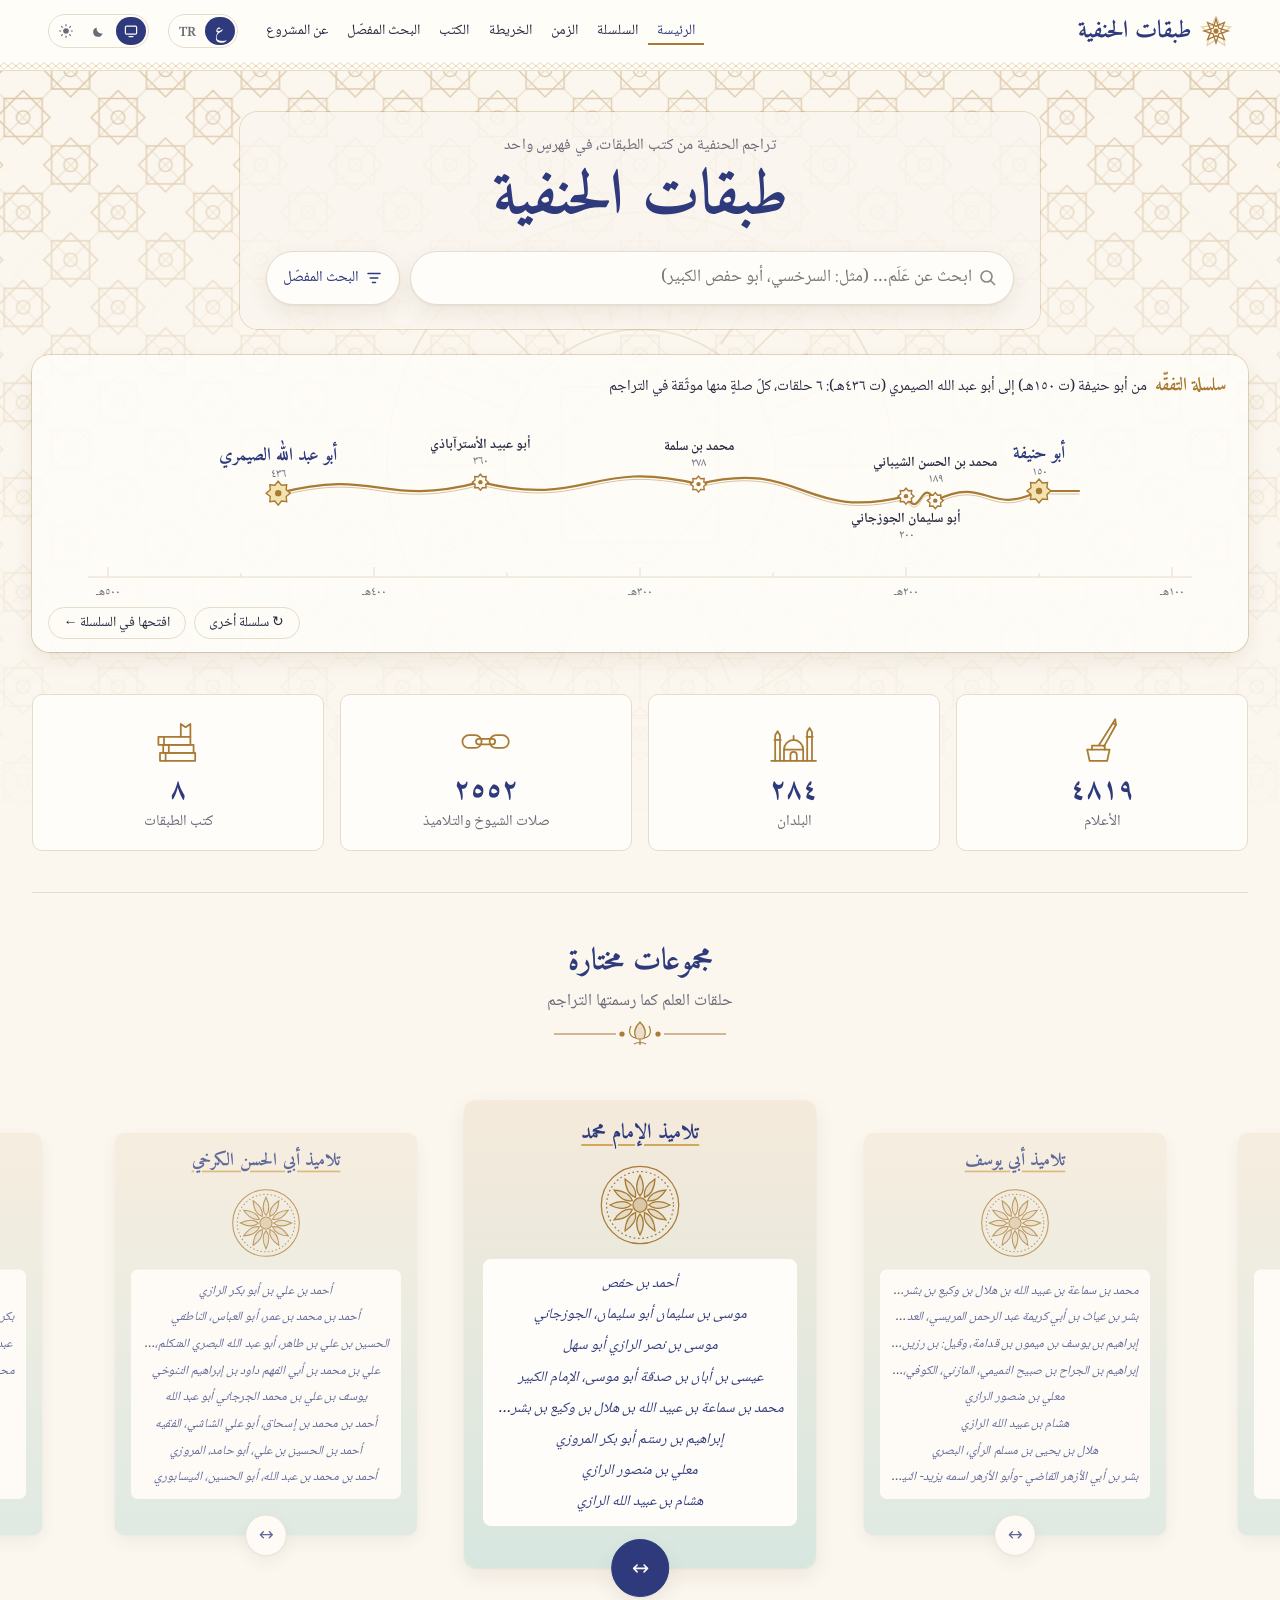
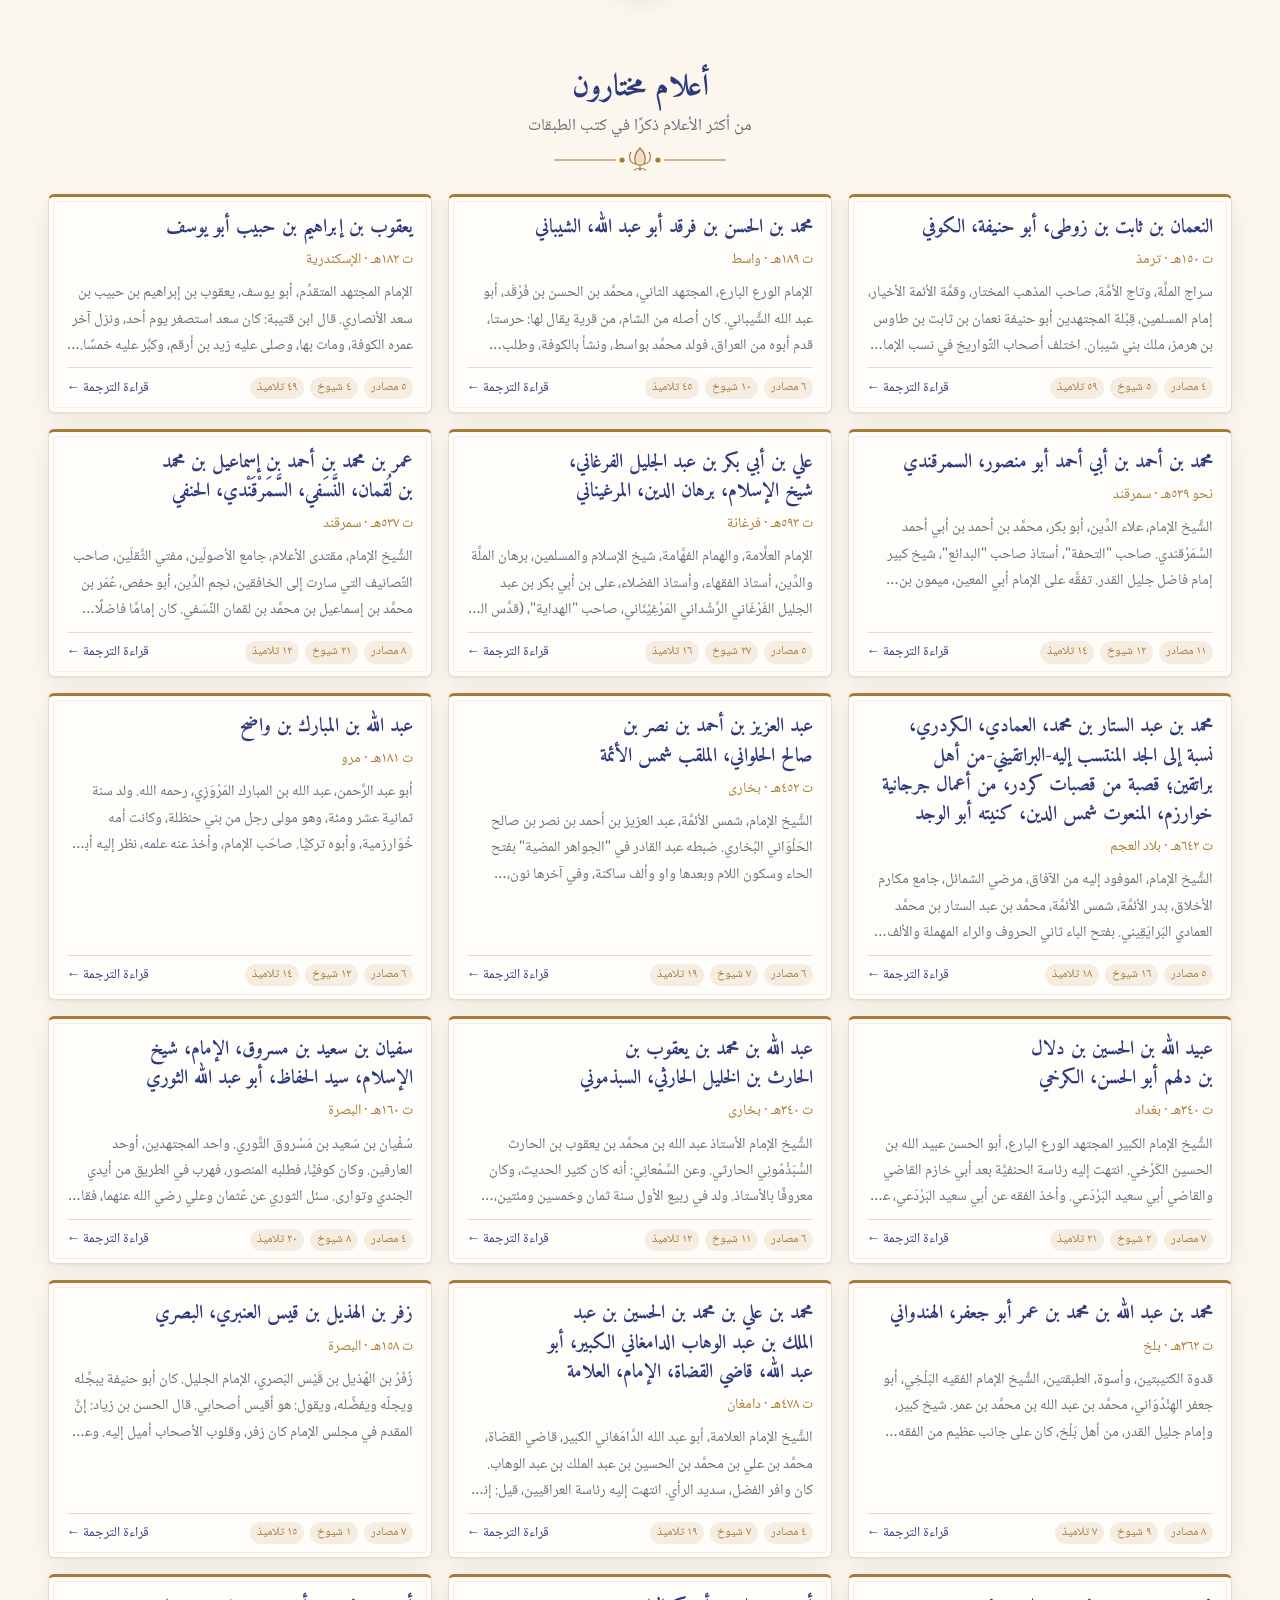
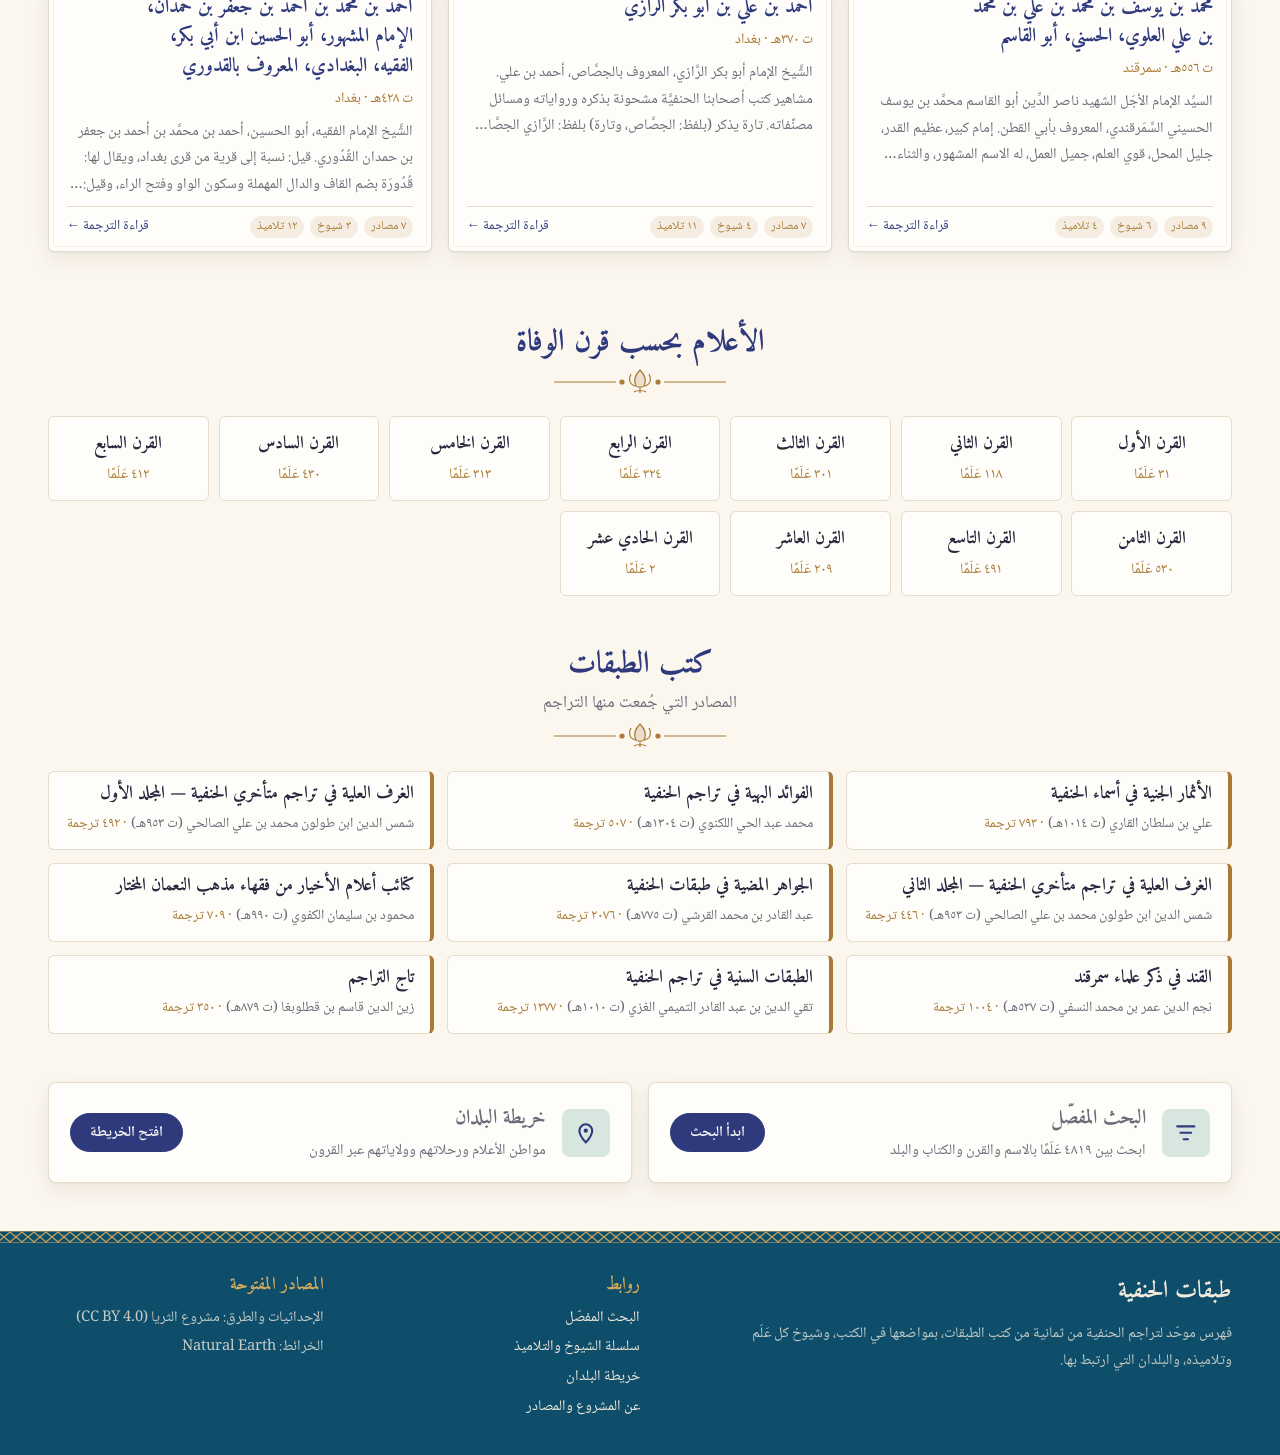
<file: site/index.html>
<!doctype html>
<html lang="ar" dir="rtl">
<head>
  <meta charset="utf-8">
  <meta name="viewport" content="width=device-width, initial-scale=1, viewport-fit=cover">
  <title>طبقات الحنفية</title>
  <meta name="description" content="موسوعة موحّدة لتراجم فقهاء الحنفية من كتب الطبقات، مع سلسلة الشيوخ والتلاميذ وخريطة البلدان.">
  <link rel="preconnect" href="https://fonts.googleapis.com">
  <link rel="preconnect" href="https://fonts.gstatic.com" crossorigin>
  <link href="https://fonts.googleapis.com/css2?family=Amiri:wght@400;700&family=Noto+Naskh+Arabic:wght@400;600;700&family=EB+Garamond:ital,wght@0,500;0,700;1,500&family=Noto+Serif:wght@400;600;700&family=Noto+Sans:wght@400;600&display=swap" rel="stylesheet">
  <link rel="stylesheet" href="app.css">
  <script>try { const t = localStorage.getItem("theme"); if (t === "dark" || t === "light") document.documentElement.dataset.theme = t; } catch (e) {}
  try { const l = localStorage.getItem("lang") || (/^tr/i.test(navigator.language) ? "tr" : "ar"); if (l === "tr") { document.documentElement.lang = "tr"; document.documentElement.dir = "ltr"; } } catch (e) {}</script>
</head>
<body>
  <header class="top">
    <div class="bar">
      <a class="brand" href="#/" aria-label="طبقات الحنفية — الرئيسة">
        <svg class="emblem" viewBox="0 0 40 40" aria-hidden="true"><g fill="none" stroke="currentColor" stroke-width="1.6"><path d="M20 2 25 13 38 15 28 24 31 38 20 31 9 38 12 24 2 15 15 13Z" opacity=".35"/><path d="M20 5 23.5 16.5 35 20 23.5 23.5 20 35 16.5 23.5 5 20 16.5 16.5Z"/><path d="M9.4 9.4 20 14 30.6 9.4 26 20 30.6 30.6 20 26 9.4 30.6 14 20Z"/><circle cx="20" cy="20" r="3.2" fill="currentColor" stroke="none"/></g></svg>
        <span data-i18n="brand">طبقات الحنفية</span>
      </a>
      <nav class="tabs" aria-label="الأقسام">
        <a href="#/" data-v="home" data-i18n="home">الرئيسة</a>
        <a href="#/net/jws1" data-v="net" data-i18n="net">السلسلة</a>
        <a href="#/zaman" data-v="zaman" data-i18n="time">الزمن</a>
        <a href="#/map" data-v="map" data-i18n="map">الخريطة</a>
        <a href="#/kitap" data-v="kitap" data-i18n="books">الكتب</a>
        <a href="#/search" data-v="search" data-i18n="search">البحث المفصّل</a>
        <a href="#/about" data-v="about" data-i18n="about">عن المشروع</a>
      </nav>
      <div class="search top-search">
        <input id="q" type="search" data-i18n-ph="q" placeholder="ابحث عن عَلَم…" autocomplete="off" aria-label="بحث">
        <div class="results" hidden></div>
      </div>
      <div class="lang" role="group" aria-label="اللغة / Dil"><button type="button" data-l="ar" lang="ar" title="العربية">ع</button><button type="button" data-l="tr" lang="tr" title="Türkçe">TR</button></div>
      <div class="theme" role="group" aria-label="المظهر">
        <button type="button" data-t="system" title="بحسب الجهاز" aria-label="بحسب الجهاز"><svg viewBox="0 0 20 20" aria-hidden="true"><rect x="3" y="4" width="14" height="10" rx="1.5" fill="none" stroke="currentColor" stroke-width="1.5"/><path d="M7 17h6" stroke="currentColor" stroke-width="1.5"/></svg></button>
        <button type="button" data-t="dark" title="داكن" aria-label="داكن"><svg viewBox="0 0 20 20" aria-hidden="true"><path d="M14.5 12.8A6 6 0 0 1 7.2 5.5 6 6 0 1 0 14.5 12.8Z" fill="currentColor"/></svg></button>
        <button type="button" data-t="light" title="فاتح" aria-label="فاتح"><svg viewBox="0 0 20 20" aria-hidden="true"><circle cx="10" cy="10" r="3.5" fill="currentColor"/><g stroke="currentColor" stroke-width="1.5"><path d="M10 1.5v2.5M10 16v2.5M1.5 10H4M16 10h2.5M4 4l1.8 1.8M14.2 14.2 16 16M4 16l1.8-1.8M14.2 5.8 16 4"/></g></svg></button>
      </div>
    </div>
    <div class="zencirek" aria-hidden="true"></div>
  </header>
  <main id="view"><p class="empty">جارٍ التحميل…</p></main>
  <footer class="foot">
    <div class="zencirek" aria-hidden="true"></div>
    <div class="footin">
      <div class="fabout">
        <a class="brand" href="#/"><span data-i18n="brand">طبقات الحنفية</span></a>
        <p data-i18n="fabout">فهرس موحّد لتراجم الحنفية من ثمانية من كتب الطبقات، بمواضعها في الكتب، وشيوخ كل عَلَم وتلاميذه، والبلدان التي ارتبط بها.</p>
      </div>
      <div class="flinks">
        <b data-i18n="links">روابط</b>
        <a href="#/search" data-i18n="search">البحث المفصّل</a>
        <a href="#/net/jws1" data-i18n="fnet">سلسلة الشيوخ والتلاميذ</a>
        <a href="#/map" data-i18n="fmap">خريطة البلدان</a>
        <a href="#/about" data-i18n="fabout2">عن المشروع والمصادر</a>
      </div>
      <div class="flinks">
        <b data-i18n="open">المصادر المفتوحة</b>
        <span data-i18n="coords">الإحداثيات والطرق: مشروع الثريا (CC BY 4.0)</span>
        <span data-i18n="maps">الخرائط: Natural Earth</span>
      </div>
    </div>
  </footer>
  <script src="app.js"></script>
</body>
</html>
</file>
<file: site/app.css>
/* طبقات الحنفية — Osmanlı tezyinatından: âhar kâğıdı, gece laciverdi, altın varak, İznik turkuazı,
   mercan kırmızısı; sekiz köşeli geçme yıldız, zencirek, lale ayraç, tezhipli köşebent. */
:root {
  --bg: #fbf6ee;
  --bg2: #f5eadb;
  --paper: #fffdf9;
  --ink: #27293f;
  --muted: #6b6a78;
  --line: #e6dccb;
  --indigo: #2e3a7c;
  --petrol: #0f4e6b;
  --gold: #a87a33;
  --gold2: #d2a85a;
  --peach: #f1d6c6;
  --sage: #a9bebd;
  --butter: #f3e3b0;
  --mint: #d7e7e0;
  --navy: #0f4e6b;
  --navy2: #155d7e;
  --on-navy: #f3ecdd;
  --rubric: #b8492f;
  --teal: #2e3a7c;
  --land: #efe6d4;
  --water: #dce8e6;
  --river: #9dbdb8;
  --mark: rgba(168, 122, 51, .12);
  --shadow: 0 1px 2px rgba(60, 45, 20, .05), 0 8px 22px rgba(60, 45, 20, .07);
  --zemin-o: .42;
  color-scheme: light;
}
@media (prefers-color-scheme: dark) {
  :root:not([data-theme="light"]) {
    --bg: #0e1320; --bg2: #141b2d; --paper: #161e31; --ink: #ebe5d8; --muted: #9da0ad; --line: #2a3350;
    --indigo: #b3bdf2; --petrol: #0a1f30; --gold: #d7b064; --gold2: #e8c983;
    --peach: #4f3a33; --sage: #33474a; --butter: #4d4429; --mint: #243d37;
    --navy: #0a1f30; --navy2: #10304a; --on-navy: #efe5cf;
    --rubric: #e58c70; --teal: #9fb0f0; --land: #1b2335; --water: #0e1422; --river: #35516a;
    --mark: rgba(215, 176, 100, .14); --shadow: 0 1px 2px rgba(0, 0, 0, .3), 0 8px 22px rgba(0, 0, 0, .25); --zemin-o: .3;
    color-scheme: dark;
  }
}
:root[data-theme="dark"] {
  --bg: #0e1320; --bg2: #141b2d; --paper: #161e31; --ink: #ebe5d8; --muted: #9da0ad; --line: #2a3350;
  --indigo: #b3bdf2; --petrol: #0a1f30; --gold: #d7b064; --gold2: #e8c983;
  --peach: #4f3a33; --sage: #33474a; --butter: #4d4429; --mint: #243d37;
  --navy: #0a1f30; --navy2: #10304a; --on-navy: #efe5cf;
  --rubric: #e58c70; --teal: #9fb0f0; --land: #1b2335; --water: #0e1422; --river: #35516a;
  --mark: rgba(215, 176, 100, .14); --shadow: 0 1px 2px rgba(0, 0, 0, .3), 0 8px 22px rgba(0, 0, 0, .25); --zemin-o: .3;
  color-scheme: dark;
}

* { box-sizing: border-box; }
[hidden] { display: none !important; }
html, body { margin: 0; }
body {
  background: var(--bg); color: var(--ink);
  font-family: var(--f-body);
  font-size: 1.05rem; line-height: 1.85;
}
/* yazı tipleri: Arapça (Naskh/Amiri), Türkçe (Noto Serif / EB Garamond; â î û ā ī ū ‘ ’ işaretleriyle) */
:root { --f-body: "Noto Naskh Arabic", "Amiri", "Traditional Arabic", serif; --f-head: "Amiri", "Noto Naskh Arabic", serif; }
html[lang="tr"] { --f-body: "Noto Serif", Georgia, "Times New Roman", serif; --f-head: "EB Garamond", "Noto Serif", Georgia, serif; }
html[lang="tr"] body { font-size: 1rem; line-height: 1.7; }
[lang="ar"] { --f-body: "Noto Naskh Arabic", "Amiri", "Traditional Arabic", serif; --f-head: "Amiri", "Noto Naskh Arabic", serif; font-family: var(--f-body); }
html[lang="ar"] { font-family: var(--f-body); }
.arn { display: block; color: var(--muted); font-size: .88rem; line-height: 1.6; }
.arn.big { font-size: 1.1rem; margin-top: .2rem; }
.srcs .bt { font-weight: 600; margin-inline-end: .4rem; }
a { color: var(--teal); text-decoration: none; }
a:hover { text-decoration: underline; }
h1, h2, h3 { font-family: var(--f-head); line-height: 1.4; text-wrap: balance; margin: 0; }
.num { font-variant-numeric: tabular-nums; }
button { font: inherit; }

/* geçme yıldız deseni ve zencirek bordür (sabit altın; lacivert zeminde) */
.girih {
  background-image: url("data:image/svg+xml,%3Csvg xmlns='http://www.w3.org/2000/svg' width='56' height='56' viewBox='0 0 56 56'%3E%3Cg fill='none' stroke='%23c9a45c' stroke-width='1'%3E%3Cpath d='M28 6 33 23 50 28 33 33 28 50 23 33 6 28 23 23Z'/%3E%3Cpath d='M12.4 12.4 28 19 43.6 12.4 37 28 43.6 43.6 28 37 12.4 43.6 19 28Z'/%3E%3Cpath d='M0 0 6 6M56 0 50 6M0 56 6 50M56 56 50 50'/%3E%3C/g%3E%3C/svg%3E");
  background-size: 56px 56px;
}
.zencirek {
  height: 12px;
  background-image: url("data:image/svg+xml,%3Csvg xmlns='http://www.w3.org/2000/svg' width='24' height='12' viewBox='0 0 24 12'%3E%3Cg fill='none' stroke='%23c9a45c' stroke-width='1.1'%3E%3Cpath d='M0 6 6 1 12 6 6 11Z M12 6 18 1 24 6 18 11Z'/%3E%3C/g%3E%3Ccircle cx='12' cy='6' r='1.3' fill='%23c9a45c'/%3E%3C/svg%3E");
  background-repeat: repeat-x; background-position: center; background-color: var(--navy);
  border-block: 1px solid rgba(201, 164, 92, .55);
}

/* üst menü: açık zemin, çivit yazı, altın zencirek */
header.top { position: sticky; top: env(safe-area-inset-top, 0px); z-index: 20; background: color-mix(in srgb, var(--paper) 94%, transparent); backdrop-filter: blur(8px); color: var(--ink); box-shadow: 0 1px 0 var(--line); }
header.top .zencirek { background-color: transparent; border: 0; height: 8px; opacity: .55; background-size: 16px 8px; }
.bar { max-width: 76rem; margin: 0 auto; padding: .55rem 16px; display: flex; gap: .6rem 1.2rem; align-items: center; flex-wrap: wrap; }
.brand { display: inline-flex; align-items: center; gap: .5rem; font-family: var(--f-head); font-size: 1.5rem; font-weight: 700; color: var(--indigo); white-space: nowrap; }
.brand:hover { text-decoration: none; }
.brand .emblem { width: 2rem; height: 2rem; color: var(--gold); }
/* sekmeler: küçük, sona (TR'de sağa) yaslı; arama ve dil/tema düğmelerinin hemen önünde */
nav.tabs { display: flex; gap: .1rem; flex-wrap: wrap; margin-inline-start: auto; font-size: .9rem; }
nav.tabs a { padding: .05rem .55rem; color: var(--ink); }
nav.tabs a:hover { color: var(--indigo); text-decoration: none; }
nav.tabs a.on { color: var(--indigo); box-shadow: inset 0 -2px 0 var(--gold); }
.search { position: relative; min-width: 0; }
.top-search { flex: 0 1 15rem; }
.home .top-search { display: none; }
.search input {
  width: 100%; font: inherit; padding: .3rem 2.2rem .3rem .9rem; border-radius: 999px; color: var(--ink);
  border: 1px solid var(--line); background: var(--paper) url("data:image/svg+xml,%3Csvg xmlns='http://www.w3.org/2000/svg' width='18' height='18' viewBox='0 0 18 18'%3E%3Ccircle cx='7.5' cy='7.5' r='5.5' fill='none' stroke='%23888' stroke-width='1.6'/%3E%3Cpath d='M11.5 11.5 16 16' stroke='%23888' stroke-width='1.6'/%3E%3C/svg%3E") no-repeat right .75rem center;
}
.lang { display: inline-flex; gap: 2px; padding: 2px; border: 1px solid var(--line); border-radius: 999px; }
.lang button { min-width: 1.9rem; height: 1.7rem; border: 0; border-radius: 999px; background: transparent; color: var(--muted); cursor: pointer; font: 600 .8rem/1 "Noto Serif", serif; padding: 0 .45rem; }
.lang button[lang="ar"] { font: 700 1rem/1 "Amiri", serif; }
.lang button.on { background: var(--indigo); color: var(--paper); }
.theme { display: inline-flex; gap: 2px; padding: 2px; border: 1px solid var(--line); border-radius: 999px; }
.theme button { width: 1.9rem; height: 1.7rem; border: 0; border-radius: 999px; background: transparent; color: var(--muted); cursor: pointer; display: grid; place-items: center; }
.theme button svg { width: 1rem; height: 1rem; }
.theme button.on { background: var(--indigo); color: var(--paper); }
.results {
  position: absolute; inset-inline: 0; top: 100%; margin-top: 4px; background: var(--paper); color: var(--ink);
  border: 1px solid var(--line); border-radius: 8px; max-height: 60vh; overflow: auto; z-index: 30; box-shadow: var(--shadow);
}
.results a { display: flex; justify-content: space-between; gap: 1rem; padding: .35rem .8rem; color: var(--ink); border-bottom: 1px solid var(--line); }
.results a:last-child { border-bottom: 0; }
.results a:hover, .results a.sel { background: var(--mark); text-decoration: none; }
.results .d { color: var(--muted); white-space: nowrap; }

main { max-width: 76rem; margin: 0 auto; padding-block: 1.5rem 3rem; padding-inline: 16px; }
.home main { max-width: none; padding: 0; }
.wrap { max-width: 76rem; margin: 0 auto; padding-inline: 16px; }
.lede { max-width: 42rem; color: var(--muted); }
.label { display: block; color: var(--muted); font-size: .85rem; letter-spacing: .02em; }
section { margin-top: 2rem; }
section > h2 { font-size: 1.35rem; border-bottom: 1px solid var(--line); padding-bottom: .3rem; margin-bottom: .8rem; }
section > h2 .c { color: var(--muted); font-size: .95rem; font-weight: 400; margin-inline-start: .4rem; }
.empty { color: var(--muted); padding: 2rem 0; }

/* hero: geometrik desen zemin + arama + altın silsile + sayılı kutucuklar */
.hero { position: relative; overflow: hidden; background: var(--bg); padding: 2.6rem 16px 2.6rem; }
.hero .zemin { position: absolute; inset: 0; width: 100%; height: 100%; opacity: var(--zemin-o); pointer-events: none;
  -webkit-mask-image: linear-gradient(180deg, #000 0%, rgba(0,0,0,.55) 45%, transparent 92%); mask-image: linear-gradient(180deg, #000 0%, rgba(0,0,0,.55) 45%, transparent 92%); }
.hero .inner { position: relative; max-width: 76rem; margin: 0 auto; }
.hero .txt { position: relative; max-width: 50rem; margin-inline: auto; text-align: center; background: color-mix(in srgb, var(--bg) 82%, transparent); border-radius: 18px; padding: 1.2rem 1.6rem 1.5rem; box-shadow: 0 0 0 1px color-mix(in srgb, var(--gold) 25%, transparent); }
.hero .kicker { color: var(--muted); font-size: .98rem; margin: 0; letter-spacing: .01em; }
.hero h1 { font-family: var(--f-head); font-size: clamp(2.4rem, 6vw, 3.9rem); line-height: 1.2; color: var(--indigo); font-weight: 700; margin: .1rem 0 .9rem; text-wrap: balance; }
.hero .search { flex: 1; }
.hsearch { text-align: start; }
.hsearch .hrow { display: flex; gap: .6rem; align-items: stretch; }
.advbtn { flex: none; display: inline-flex; align-items: center; gap: .4rem; font: inherit; font-size: .95rem; color: var(--indigo); background: var(--paper); border: 1px solid var(--line); border-radius: 999px; padding: 0 1rem; cursor: pointer; box-shadow: var(--shadow); }
.advbtn svg { width: 18px; height: 18px; }
.advbtn:hover, .advbtn.on { border-color: var(--gold); background: var(--mark); }
.advpanel { margin: .8rem 0 0; text-align: start; }
.advpanel .advact { grid-column: 1 / -1; display: flex; gap: .5rem; justify-content: flex-end; }
#hres:not(:empty) { padding-block: 1.4rem .6rem; }
#hres { scroll-margin-top: 5rem; }
.hero .search input { font-size: 1.08rem; padding: .65rem 2.6rem .65rem 1.1rem; box-shadow: var(--shadow); border-color: var(--line); background-position: right 1rem center; }
html[dir="ltr"] .search input { padding: .3rem .9rem .3rem 2.2rem; background-position: left .75rem center; }
html[dir="ltr"] .hero .search input { padding: .65rem 1.1rem .65rem 2.6rem; background-position: left 1rem center; }

.silsile { position: relative; margin: 1.6rem 0 0; background: color-mix(in srgb, var(--paper) 88%, transparent); border-radius: 18px; padding: .9rem 1rem .8rem; box-shadow: var(--shadow), 0 0 0 1px color-mix(in srgb, var(--gold) 25%, transparent); }
.silsile figcaption { color: var(--ink); font-size: .95rem; padding-inline: .4rem; }
.silsile figcaption .lbl { font-family: var(--f-head); font-weight: 700; color: var(--gold); font-size: 1.15rem; margin-inline-end: .3rem; }
.silsile .scroll { overflow-x: auto; overflow-y: hidden; scrollbar-width: thin; }
.silsile #thread { position: relative; min-width: 720px; }
.thread { display: block; overflow: visible; }
.thread .ruler line { stroke: var(--line); stroke-width: 1; }
.thread .ruler text { fill: var(--muted); font-size: 12px; text-anchor: middle; font-family: var(--f-body); }
.thread path.gold { fill: none; stroke: var(--gold); stroke-width: 2.2; stroke-linecap: round; stroke-dasharray: 1; stroke-dashoffset: 1; animation: draw 1.6s ease-out forwards; }
.thread path.gold.thin { stroke-width: .8; opacity: .55; }
.thread .bead polygon { fill: var(--paper); stroke: var(--gold); stroke-width: 1.4; }
.thread .bead circle { fill: var(--gold); }
.thread .bead.end polygon { fill: var(--butter); }
.thread .bead { opacity: 0; animation: pop .35s ease-out forwards; animation-delay: calc(var(--i) * 90ms + 200ms); transform-box: fill-box; transform-origin: center; }
.thread .leads line { stroke: var(--gold); stroke-width: .8; stroke-dasharray: 2 2; opacity: .7; }
#thread a.nm { position: absolute; display: flex; flex-direction: column; align-items: center; line-height: 1.25; white-space: nowrap; color: var(--ink); font-size: .86rem; padding: 0 .25rem; border-radius: 6px;
  opacity: 0; animation: fade .4s ease-out forwards; animation-delay: calc(var(--i) * 90ms + 300ms); }
#thread a.nm b { font-weight: 600; }
#thread a.nm span { color: var(--muted); font-size: .75rem; }
#thread a.nm.end b { font-family: var(--f-head); font-size: 1.12rem; color: var(--indigo); }
#thread a.nm:hover { background: var(--mark); text-decoration: none; }
.silsile .sbar { display: flex; flex-wrap: wrap; gap: .5rem; justify-content: flex-end; margin-top: .2rem; }
.btn.ghost { border-radius: 999px; padding: .15rem .9rem; font-size: .88rem; background: transparent; }
@keyframes draw { to { stroke-dashoffset: 0; } }
@keyframes pop { from { opacity: 0; transform: scale(.4); } to { opacity: 1; transform: scale(1); } }
@keyframes fade { to { opacity: 1; } }
@media (prefers-reduced-motion: reduce) { .thread path.gold, .thread .bead, #thread a.nm { animation: none; opacity: 1; stroke-dashoffset: 0; } }
.tiles4 { display: grid; width: 100%; align-self: stretch; grid-template-columns: repeat(4, minmax(0, 1fr)); gap: 1rem; margin-top: 2.6rem; }
@media (max-width: 640px) { .tiles4 { grid-template-columns: repeat(2, minmax(0, 1fr)); } }
.t4 { display: flex; flex-direction: column; align-items: center; gap: .3rem; padding: 1.3rem .8rem 1.1rem; background: var(--paper); border: 1px solid var(--line); border-radius: 10px; color: var(--ink); text-align: center; transition: border-color .18s, transform .18s; }
.t4:hover { border-color: var(--gold); transform: translateY(-3px); text-decoration: none; }
.t4 svg { width: 3.2rem; height: 3.2rem; color: var(--gold); margin-bottom: .2rem; }
.t4 .n { font-family: var(--f-head); font-size: 1.75rem; line-height: 1.15; font-weight: 600; color: var(--indigo); font-variant-numeric: tabular-nums; }
.t4 .l { color: var(--muted); font-size: .95rem; line-height: 1.35; }
.divider { max-width: 76rem; margin: 0 auto; border: 0; border-top: 1px solid var(--line); }

/* seçkiler (ortadaki büyür) */
.coll { display: flex; gap: 1.4rem; overflow-x: auto; scroll-snap-type: x mandatory; padding: 2rem calc(50% - 11rem) 3.2rem; scrollbar-width: none; align-items: center; }
.coll::-webkit-scrollbar { display: none; }
.ccard { flex: none; width: 22rem; scroll-snap-align: center; position: relative; border-radius: 12px; background: linear-gradient(180deg, var(--bg2), var(--mint)); padding: 1.2rem 1.2rem 2.6rem; text-align: center; transform: scale(.86); opacity: .75; transition: transform .25s, opacity .25s; box-shadow: var(--shadow); }
.ccard.on { transform: scale(1); opacity: 1; }
.ccard h3 { font-size: 1.3rem; color: var(--indigo); text-decoration: underline; text-decoration-color: var(--gold2); text-underline-offset: 6px; margin-bottom: .8rem; }
.ccard .medal { display: block; width: 5.5rem; height: 5.5rem; margin: .2rem auto .6rem; color: var(--gold); }
.ccard ul { list-style: none; margin: 0; padding: .6rem .8rem; background: var(--paper); border-radius: 8px; font-size: .92rem; }
.ccard li { padding: .12rem 0; font-style: italic; overflow: hidden; text-overflow: ellipsis; white-space: nowrap; }
.ccard li a { color: var(--indigo); }
.ccard .go { position: absolute; left: 50%; bottom: -1.5rem; transform: translateX(-50%); width: 3rem; height: 3rem; border-radius: 50%; display: grid; place-items: center; background: var(--paper); color: var(--indigo); box-shadow: var(--shadow); border: 1px solid var(--line); }
.ccard.on .go { width: 3.6rem; height: 3.6rem; bottom: -1.8rem; background: var(--indigo); color: var(--paper); border-color: var(--indigo); }
.ccard .go svg { width: 1.3rem; height: 1.3rem; }
.ccard .go:hover { text-decoration: none; }

/* bölüm başlığı: lale ayraç */
.sechead { text-align: center; margin: 3rem auto 1.4rem; }
.sechead h2 { font-size: 1.9rem; border: 0; padding: 0; margin: 0; color: var(--indigo); }
.sechead p { color: var(--muted); margin: .1rem 0 .2rem; }
.lale { display: block; width: 180px; height: 26px; margin: .2rem auto 0; color: var(--gold); }
.band { position: relative; }
.band::before { content: ""; position: absolute; inset: 0; opacity: .05; pointer-events: none; }

/* kişi kartları */
.cards { display: grid; grid-template-columns: repeat(auto-fill, minmax(min(100%, 20rem), 1fr)); gap: 1rem; }
.pcard { position: relative; display: flex; flex-direction: column; gap: .3rem; background: var(--paper); border: 1px solid var(--line); border-top: 3px solid var(--gold); border-radius: 6px; padding: 1rem 1.1rem .7rem; box-shadow: var(--shadow); color: var(--ink); transition: transform .15s, border-color .15s; }
.pcard::after { content: ""; position: absolute; inset: 4px; border: 1px solid var(--mark); border-radius: 3px; pointer-events: none; }
.pcard:hover { transform: translateY(-2px); border-color: var(--gold); text-decoration: none; }
.pcard h3 { font-size: 1.22rem; line-height: 1.5; color: var(--indigo); }
.pcard .lq { color: var(--gold); font-size: .9rem; }
.pcard .ex { color: var(--muted); font-size: .92rem; line-height: 1.8; margin: .1rem 0 .2rem; display: -webkit-box; -webkit-line-clamp: 3; -webkit-box-orient: vertical; overflow: hidden; }
.pcard .ft { margin-top: auto; display: flex; justify-content: space-between; align-items: center; gap: .6rem; border-top: 1px solid var(--line); padding-top: .45rem; font-size: .85rem; color: var(--muted); }
.pcard .ft .go { color: var(--teal); }
.pcard .badges { display: flex; gap: .35rem; flex-wrap: wrap; }
.pcard .badges span { font-size: .75rem; padding: 0 .45rem; border-radius: 999px; background: var(--mark); color: var(--gold); }
.more { display: flex; justify-content: center; margin: 1.4rem 0; }

/* gezinme kutucukları */
.tiles { display: grid; grid-template-columns: repeat(auto-fill, minmax(min(100%, 9.5rem), 1fr)); gap: .6rem; }
.tile { display: flex; flex-direction: column; align-items: center; gap: .1rem; padding: .7rem .5rem; background: var(--paper); border: 1px solid var(--line); border-radius: 6px; color: var(--ink); text-align: center; }
.tile:hover { border-color: var(--gold); text-decoration: none; }
.tile b { font-family: var(--f-head); font-size: 1.1rem; }
.tile span { color: var(--gold); font-size: .9rem; }
.books { display: grid; grid-template-columns: repeat(auto-fill, minmax(min(100%, 19rem), 1fr)); gap: .8rem; }
.book { display: block; background: var(--paper); border: 1px solid var(--line); border-inline-start: 4px solid var(--gold); border-radius: 6px; padding: .6rem 1rem; color: var(--ink); }
.book:hover { border-color: var(--gold); text-decoration: none; }
.book b { display: block; font-family: var(--f-head); font-size: 1.12rem; line-height: 1.5; }
.book span { color: var(--muted); font-size: .88rem; }
.book em { font-style: normal; color: var(--gold); font-size: .88rem; }

/* çağrı kutusu (البحث المفصل / السلسلة) */
.cta { display: grid; grid-template-columns: repeat(auto-fit, minmax(min(100%, 22rem), 1fr)); gap: 1rem; margin: 3rem 0 1rem; }
.cta a { display: flex; align-items: center; gap: 1rem; padding: 1.1rem 1.3rem; background: var(--paper); border: 1px solid var(--line); border-radius: 8px; color: var(--ink); box-shadow: var(--shadow); }
.cta a:hover { border-color: var(--gold); text-decoration: none; }
.cta .ic { flex: none; width: 3rem; height: 3rem; border-radius: 8px; display: grid; place-items: center; background: var(--mint); color: var(--indigo); }
.cta .ic svg { width: 1.6rem; height: 1.6rem; }
.cta b { display: block; font-family: var(--f-head); font-size: 1.25rem; }
.cta span { color: var(--muted); font-size: .92rem; }
.cta .btn.gold { margin-inline-start: auto; flex: none; }

.cent { display: flex; flex-wrap: wrap; gap: .4rem; }
.cent a { border: 1px solid var(--line); border-radius: 8px; padding: .2rem .7rem; color: var(--ink); background: var(--paper); }
.cent a b { color: var(--gold); margin-inline-start: .35rem; }
.cent a.on { border-color: var(--gold); }
.plist { columns: 2 22rem; column-gap: 2rem; padding: 0; margin: 0; list-style: none; }
.plist li { break-inside: avoid; padding: .1rem 0; display: flex; justify-content: space-between; gap: .8rem; }
.plist .d { color: var(--muted); white-space: nowrap; }
.pagehead { display: flex; flex-wrap: wrap; align-items: baseline; gap: .3rem 1rem; margin-bottom: .4rem; }
.pagehead h1 { font-size: 2rem; color: var(--indigo); }
.pagehead .c { color: var(--gold); }

/* البحث المفصل */
.sform { display: grid; grid-template-columns: repeat(auto-fit, minmax(min(100%, 13rem), 1fr)); gap: .7rem 1rem; padding: 1rem 1.2rem; background: var(--paper); border: 1px solid var(--line); border-top: 3px solid var(--gold); border-radius: 6px; margin: 1rem 0 1.4rem; }
.sform label { display: flex; flex-direction: column; gap: .2rem; color: var(--muted); font-size: .88rem; }
.sform input, .sform select { font: inherit; font-size: 1rem; color: var(--ink); background: var(--bg); border: 1px solid var(--line); border-radius: 6px; padding: .35rem .6rem; }
.sform .wide { grid-column: 1 / -1; }
.sform .chk { flex-direction: row; align-items: center; gap: .4rem; }

/* person */
.phead { position: relative; text-align: center; padding: 1.6rem 1.2rem 1.2rem; background: var(--paper); border: 1px solid var(--line); outline: 1px solid var(--line); outline-offset: 4px; border-radius: 4px; margin: .4rem 0 1.2rem; }
.phead .kose { position: absolute; width: 36px; height: 36px; color: var(--gold); }
.phead .kose.tr { top: -7px; right: -7px; }
.phead .kose.tl { top: -7px; left: -7px; transform: scaleX(-1); }
.phead .kose.br { bottom: -7px; right: -7px; transform: scaleY(-1); }
.phead .kose.bl { bottom: -7px; left: -7px; transform: scale(-1, -1); }
.phead h1 { font-size: clamp(1.6rem, 3.5vw, 2.2rem); color: var(--indigo); }
.phead .death { color: var(--gold); font-family: var(--f-head); font-size: 1.25rem; }
.phead .est { color: var(--muted); font-size: .9rem; }
.phead .filters { justify-content: center; }
.facts { display: flex; flex-wrap: wrap; justify-content: center; gap: .3rem 1.4rem; color: var(--muted); font-size: .92rem; margin-top: .3rem; }
.facts b { color: var(--ink); font-weight: 600; }
.grid2 { display: grid; grid-template-columns: minmax(0, 1fr) minmax(0, 1fr); gap: 2rem; }
@media (max-width: 560px) { #hres { scroll-margin-top: 9rem; } .hsearch .hrow { flex-wrap: wrap; } .advbtn { padding: .45rem 1rem; } }
@media (max-width: 760px) { .grid2 { grid-template-columns: minmax(0, 1fr); } }
.srcs { list-style: none; padding: 0; margin: 0; }
.srcs li { padding: .15rem 0; }
.srcs .h { color: var(--muted); font-size: .9rem; margin-inline-start: .5rem; }
.rel { list-style: none; padding: 0; margin: 0; }
.rel > li { padding: .35rem 0; border-bottom: 1px dotted var(--line); }
.rel .row { display: flex; gap: .6rem; align-items: baseline; flex-wrap: wrap; }
.rel .d { color: var(--muted); font-size: .9rem; }
.tag { font-size: .78rem; padding: 0 .45rem; border-radius: 999px; background: var(--mark); color: var(--gold); white-space: nowrap; }
.tag.weak { background: transparent; border: 1px dashed var(--muted); color: var(--muted); }
details.ev summary { cursor: pointer; color: var(--muted); font-size: .85rem; list-style: none; }
details.ev summary::-webkit-details-marker { display: none; }
details.ev p { margin: .2rem 0; font-size: .92rem; color: var(--muted); }
details.ev p mark { background: var(--mark); color: var(--ink); }
.ext { color: var(--muted); }
.places { list-style: none; padding: 0; margin: 0; }
.places li { display: flex; gap: .6rem; align-items: baseline; flex-wrap: wrap; padding: .1rem 0; }
.places .k { min-width: 5.5rem; color: var(--muted); font-size: .9rem; }
.places .c { color: var(--muted); font-size: .85rem; }

/* map */
.mapwrap { position: relative; border: 1px solid var(--line); border-radius: 8px; overflow: hidden; background: var(--water); touch-action: none; }
.mapwrap svg { display: block; width: 100%; height: 100%; cursor: grab; user-select: none; }
.mapwrap.big { height: min(70vh, 640px); }
.mapwrap.mini { height: 300px; }
.land { fill: var(--land); stroke: var(--line); stroke-width: .6; }
.lake { fill: var(--water); stroke: none; }
.river { fill: none; stroke: var(--river); stroke-width: 1; }
.pt { fill: var(--rubric); fill-opacity: .55; stroke: var(--paper); stroke-width: .8; cursor: pointer; }
.pt:hover, .pt.on { fill-opacity: .9; }
.pt.on { fill: var(--gold); }
.pt.reg { fill: var(--rubric); fill-opacity: .08; stroke: var(--rubric); stroke-opacity: .5; stroke-dasharray: 3 2; }
.pt.reg.on { fill: var(--gold); fill-opacity: .3; }
.plab { font-family: var(--f-head); fill: var(--ink); paint-order: stroke; stroke: var(--land); stroke-width: 3px; pointer-events: none; }
.plab.major { font-weight: 700; fill: var(--indigo); }
.plab.minor { fill: var(--muted); }
.plab.hot { fill: var(--gold); font-weight: 700; }
.rlab { font-family: var(--f-head); font-style: italic; fill: var(--muted); fill-opacity: .55; pointer-events: none; }
/* yüzen şehir penceresi */
.mpop { position: absolute; z-index: 5; width: min(21rem, calc(100% - 16px)); max-height: min(60%, 26rem); overflow: auto; background: var(--paper);
  border: 1px solid var(--line); border-top: 3px solid var(--gold); border-radius: 16px; padding: .6rem .9rem .7rem; box-shadow: 0 12px 32px rgba(40, 30, 10, .22); touch-action: auto; cursor: auto; }
.mpop .mph { display: flex; align-items: center; justify-content: space-between; gap: .5rem; position: sticky; top: -.6rem; background: var(--paper); padding-top: .1rem; }
.mpop h3 { font-size: 1.25rem; color: var(--gold); }
.mpop .x { border: 0; background: var(--mark); color: var(--ink); width: 1.8rem; height: 1.8rem; border-radius: 50%; font-size: 1.2rem; line-height: 1; cursor: pointer; }
.mpop ul { list-style: none; padding: 0; margin: .3rem 0 0; }
.mpop li { display: flex; flex-wrap: wrap; justify-content: space-between; gap: 0 .6rem; padding: .15rem 0; font-size: .92rem; border-bottom: 1px dotted var(--line); }
.mpop li .k { color: var(--muted); font-size: .8rem; }
.stage.full #netbody { flex: 1; display: flex; flex-direction: column; min-height: 0; }
.stage.full .lede { display: none; }
.route { fill: none; stroke: var(--teal); stroke-width: 2; stroke-dasharray: 5 4; }
.zoom { position: absolute; inset-inline-end: 8px; top: 8px; display: flex; flex-direction: column; gap: 4px; }
.zoom button, .btn {
  font: inherit; border: 1px solid var(--line); background: var(--paper); color: var(--ink);
  border-radius: 6px; padding: .1rem .7rem; cursor: pointer; display: inline-block;
}
.btn:hover { border-color: var(--gold); text-decoration: none; }
.zoom button { width: 2rem; height: 2rem; padding: 0; font-size: 1.1rem; }
.btn.on { border-color: var(--gold); color: var(--gold); background: var(--mark); }
.btn.gold { background: var(--indigo); border-color: var(--indigo); color: var(--paper); font-weight: 600; padding: .3rem 1.2rem; border-radius: 999px; }
.btn.gold:hover { filter: brightness(1.08); }
.filters { display: flex; flex-wrap: wrap; gap: .4rem; align-items: center; margin: .6rem 0; }
.filters .label { margin-inline-end: .3rem; }
.mapgrid { display: grid; grid-template-columns: minmax(0, 1fr) 20rem; gap: 1rem; align-items: start; }
@media (max-width: 900px) { .mapgrid { grid-template-columns: minmax(0, 1fr); } }
.side { border: 1px solid var(--line); border-top: 3px solid var(--gold); border-radius: 6px; background: var(--paper); padding: .8rem 1rem; max-height: min(70vh, 640px); overflow: auto; }
.side h3 { font-size: 1.3rem; color: var(--gold); }
.side ul { list-style: none; padding: 0; margin: .4rem 0 0; }
.side li { display: flex; justify-content: space-between; gap: .6rem; padding: .1rem 0; font-size: .95rem; }
.side li .k { color: var(--muted); font-size: .85rem; white-space: nowrap; }
.legend { color: var(--muted); font-size: .85rem; }

/* network */
.netwrap { position: relative; border: 1px solid var(--line); border-radius: 8px; background: var(--paper); overflow: hidden; }
.netwrap canvas { display: block; width: 100%; height: min(72vh, 680px); cursor: grab; touch-action: none; }
.tip { position: absolute; pointer-events: none; background: var(--paper); border: 1px solid var(--line); border-radius: 6px; padding: .1rem .5rem; font-size: .9rem; white-space: nowrap; }

/* alt bilgi */
footer.foot { margin-top: 3rem; background: var(--petrol); color: rgba(243, 236, 221, .8); font-size: .92rem; }
footer.foot .zencirek { background-color: var(--petrol); }
footer.foot .brand { color: var(--on-navy); }
.footin { max-width: 76rem; margin: 0 auto; padding: 1.6rem 16px 2.2rem; display: grid; grid-template-columns: minmax(0, 2fr) repeat(2, minmax(0, 1fr)); gap: 1.5rem 2.5rem; }
@media (max-width: 760px) { .footin { grid-template-columns: minmax(0, 1fr); } }
.fabout p { margin: .4rem 0 0; max-width: 30rem; }
.flinks { display: flex; flex-direction: column; gap: .15rem; }
.flinks b { color: var(--gold2); font-family: var(--f-head); font-size: 1.1rem; }
.flinks a { color: var(--on-navy); }

/* سلسلة الشيوخ والتلاميذ */
/* silsile ağacı: yukarıdan aşağı kuşaklar */
.treewrap { overflow: auto; border: 1px solid var(--line); border-radius: 8px; background: var(--paper); }
.tree { position: relative; display: flex; flex-direction: column; align-items: center; padding: 1.4rem 1.2rem 1.8rem; min-width: min-content; }
.tree .links { position: absolute; left: 0; top: 0; pointer-events: none; overflow: visible; }
.tree .elbls { position: absolute; inset: 0; pointer-events: none; z-index: 3; }
.tree .elbl { position: absolute; transform: translate(-50%, -50%); background: var(--paper); border: 1px solid color-mix(in srgb, var(--gold) 45%, transparent); border-radius: 999px; padding: 0 .55rem; font-size: .74rem; line-height: 1.5; color: var(--gold); white-space: nowrap; }
.tree .lk { fill: none; stroke: var(--muted); stroke-opacity: .55; stroke-width: 1.2; stroke-linejoin: round; }
.tree .lk.trunk { stroke-width: 2; }
.tree .lk.stub.weak { stroke-dasharray: 3 3; }
.tree .lk.path { stroke: var(--gold); stroke-opacity: 1; stroke-width: 2.6; }
.tree .card { position: relative; z-index: 1; }
.tree .chainv { display: flex; flex-direction: column; align-items: center; gap: 2.2rem; margin-bottom: 3rem; }
.tree .chainv .card { width: 16rem; text-align: center; border-color: var(--gold); background: var(--mark); }
.tree .chainv .card .meta { justify-content: center; gap: .8rem; }
.tree .tlbl { position: relative; z-index: 2; background: var(--paper); font-family: var(--f-head); color: var(--gold); font-size: 1.02rem; padding: .05rem .9rem; border: 1px solid var(--line); border-radius: 999px; }
.tree .tlbl.top { border: 0; border-bottom: 1px solid var(--line); border-radius: 0; margin-bottom: -.8rem; }
.tree .blk { display: flex; flex-direction: column; align-items: center; width: 100%; }
.tree .blk.up .tlbl { margin: 2.6rem 0 1.2rem; }
.tree .blk.down .tlbl { margin: 1.2rem 0 2.6rem; }
.tree .grid { display: grid; grid-template-columns: repeat(var(--c, 4), min(14.5rem, 100%)); column-gap: 2.6rem; row-gap: .9rem; justify-content: center; align-items: start; max-width: 100%; }
.tree .grid.one { padding-left: 2.6rem; grid-template-columns: min(14.5rem, 100%); }
.tree .grid .card { min-width: 0; }
.tree .blk .none { margin: 0 0 .6rem; }
.tree .blk.down .none { margin: .6rem 0 0; }
.tree .mid .card.me { width: 20rem; max-width: 100%; text-align: center; box-shadow: 0 0 0 4px var(--paper), 0 0 0 5px color-mix(in srgb, var(--gold) 50%, transparent); }
.tree .mid .card.me .meta { justify-content: center; gap: 1rem; }
.tree .card.weak { border-style: dashed; }
.tree .tray { display: flex; flex-wrap: wrap; gap: .25rem; align-items: center; font-size: .74rem; padding: .25rem 0 .3rem; margin: 0 0 .25rem; border-bottom: 1px dotted var(--line); }
.tree .blk.down .tray { margin: .25rem 0 0; border-bottom: 0; border-top: 1px dotted var(--line); }
.tree .tray .th { color: var(--muted); }
.tree .chip2 { max-width: 100%; overflow: hidden; text-overflow: ellipsis; white-space: nowrap; padding: 0 .4rem; border-radius: 999px; background: var(--mark); color: var(--ink); }
.tree .chip2.onpath { background: var(--gold); color: var(--paper); }
.tree .none { color: var(--muted); text-align: center; margin: .2rem 0; font-size: .9rem; }
.card.onpath { border-color: var(--gold); box-shadow: 0 0 0 2px color-mix(in srgb, var(--gold) 30%, transparent); }
@media (max-width: 600px) { .tree { padding-inline: .6rem; } .tree .chainv .card { width: 14rem; } }
/* harita/ağ içi arama */
.lsearch { flex: 0 1 17rem; min-width: 11rem; }
.lsearch input { padding-block: .28rem; box-shadow: inset 0 0 0 1px color-mix(in srgb, var(--gold) 25%, transparent); }
.lsearch input:focus { outline: 2px solid color-mix(in srgb, var(--gold) 55%, transparent); outline-offset: 1px; }
.lsearch .results { z-index: 60; min-width: 16rem; }
.lsearch .results .none { margin: 0; padding: .45rem .8rem; color: var(--muted); }
/* şehir penceresi: el-Süreyyâ bilgisi */
.mpop .pinfo { margin: .15rem 0 .5rem; padding-bottom: .5rem; border-bottom: 1px solid var(--line); }
.mpop .pmeta { margin: 0 0 .3rem; color: var(--muted); font-size: .86rem; }
.mpop .pinfo blockquote { margin: 0; padding: .1rem .7rem .2rem; border-inline-start: 3px solid color-mix(in srgb, var(--gold) 60%, transparent); background: var(--mark); border-radius: 4px;
  font-family: "Amiri", "Noto Naskh Arabic", serif; font-size: 1.02rem; line-height: 1.75; text-align: justify; display: -webkit-box; -webkit-line-clamp: 3; -webkit-box-orient: vertical; overflow: hidden; cursor: pointer; }
.mpop .pinfo blockquote.open { -webkit-line-clamp: unset; display: block; }
.mpop .pnisba { margin-top: .45rem; }
.mpop .pnisba b { color: var(--gold); font-weight: 700; }
.mpop .pcite { margin: .25rem 0 0; color: var(--muted); font-size: .78rem; }
/* dışa aktarma */
.expgrp { display: inline-flex; align-items: center; gap: .3rem; margin-inline-end: .4rem; color: var(--muted); }
.expgrp > svg { width: 1.05rem; height: 1.05rem; }
.expbox { position: fixed; inset: 0; z-index: 400; background: color-mix(in srgb, var(--ink) 45%, transparent); display: grid; place-items: center; padding: 16px; }
.expbox .in { background: var(--paper); border: 1px solid var(--line); border-radius: 12px; box-shadow: var(--shadow); width: min(56rem, 100%); max-height: 92vh; display: flex; flex-direction: column; gap: .4rem; padding: .8rem 1rem 1rem; }
.expbox .hd { display: flex; flex-wrap: wrap; align-items: center; gap: .5rem; }
.expbox .hd b { font-family: var(--f-head); overflow-wrap: anywhere; }
.expbox .hd .grow { flex: 1; }
.expbox .hd .btn { display: inline-flex; align-items: center; gap: .3rem; }
.expbox .hd svg { width: 1rem; height: 1rem; }
.expbox .hint { margin: 0; color: var(--muted); font-size: .85rem; }
.expbox .pv { overflow: auto; border: 1px solid var(--line); border-radius: 8px; background: var(--bg); min-height: 0; }
.expbox .pv img { display: block; max-width: 100%; margin: 0 auto; }
/* büyük ekran sahnesi */
.stagebar { display: flex; flex-wrap: wrap; align-items: center; gap: .4rem; }
.stagebar .grow { flex: 1; }
.fsbtn { display: inline-flex; align-items: center; gap: .35rem; }
.fsbtn svg { width: 1rem; height: 1rem; }
.stage.full { position: fixed; inset: 0; z-index: 200; background: var(--bg); padding: calc(env(safe-area-inset-top, 0px) + .8rem) 1rem 1rem; overflow: auto; display: flex; flex-direction: column; gap: .6rem; }
.stage.full .treewrap { flex: 1; }
.stage.full .netwrap { flex: 1; height: auto; min-height: 0; }
.stage.full .netwrap canvas { height: 100%; }
.stage.full .mapwrap.big { flex: 1; height: auto; min-height: 0; }
.stage:fullscreen { background: var(--bg); }
body.noscroll { overflow: hidden; }
.card { display: flex; flex-direction: column; gap: .05rem; background: var(--bg); border: 1px solid var(--line); border-radius: 6px; padding: .35rem .7rem .3rem; line-height: 1.55; }
.card:hover { border-color: var(--gold); }
.card .nm { color: var(--ink); font-size: .95rem; overflow-wrap: anywhere; }
.card .nm:hover { color: var(--gold); text-decoration: none; }
.card .meta { display: flex; justify-content: space-between; gap: .5rem; color: var(--muted); font-size: .8rem; }
.card .tr { font-size: .78rem; }
.card.me { background: var(--mark); border-color: var(--gold); border-top-width: 3px; padding: .6rem .9rem; }
.card.me .nm { font-family: var(--f-head); font-size: 1.2rem; font-weight: 700; color: var(--gold); }
@media (max-width: 600px) { .chain { gap: 2rem; } .chain .col { width: 12.5rem; } .chain .col.mid { width: 13.5rem; } }

/* نصوص الترجمة */
.btn.small { font-size: .85rem; padding: 0 .6rem; margin-inline-start: .8rem; vertical-align: middle; }
details.src { border: 1px solid var(--line); border-radius: 6px; background: var(--paper); margin-bottom: .6rem; }
details.src > summary { cursor: pointer; list-style: none; display: flex; flex-wrap: wrap; justify-content: space-between; gap: .3rem 1rem; padding: .55rem 1rem; }
details.src > summary::-webkit-details-marker { display: none; }
details.src > summary::before { content: "◂"; color: var(--gold); margin-inline-end: .5rem; transition: transform .15s; display: inline-block; }
details.src[open] > summary::before { transform: rotate(-90deg); }
html[dir="ltr"] details.src > summary::before { content: "▸"; }
html[dir="ltr"] details.src[open] > summary::before { transform: rotate(90deg); }
html[lang="tr"] .srcs .h { display: block; }
.phead .known { color: var(--gold); font-family: var(--f-head); font-size: 1.15rem; letter-spacing: .02em; }
details.src > summary .bk { font-family: var(--f-head); font-size: 1.1rem; font-weight: 700; flex: 1 1 auto; }
details.src > summary .ct { color: var(--muted); font-size: .9rem; }
details.src[open] > summary { border-bottom: 1px solid var(--line); }
details.src .body { padding: .8rem 1.25rem 1.1rem; }
.etitle { font-family: var(--f-head); font-size: 1.25rem; color: var(--gold); margin-bottom: .4rem; }
.etext { font-size: 1.08rem; line-height: 2.05; }
.etext p { margin: 0 0 .6rem; text-align: justify; }
.etext h4 { font-family: var(--f-head); font-size: 1.15rem; margin: 1rem 0 .4rem; }
.etext .q { color: var(--teal); }
.bayt { display: grid; grid-template-columns: 1fr 1fr; gap: 2.5rem; max-width: 36rem; margin: .2rem auto .5rem; font-family: var(--f-head); font-size: 1.12rem; }
.bayt span:first-child { text-align: left; }
.bayt span:last-child { text-align: right; }
@media (max-width: 600px) { .bayt { grid-template-columns: 1fr; gap: 0; } .bayt span:first-child, .bayt span:last-child { text-align: center; } }
sup.fn { font-size: .7em; line-height: 0; }
sup.fn a { color: var(--rubric); padding: 0 .1em; }
.notes { margin-top: 1rem; padding-top: .6rem; border-top: 1px solid var(--line); font-size: .9rem; color: var(--muted); max-width: 46rem; }
.notes ol { padding-inline-start: 0; list-style: none; margin: .3rem 0; }
.notes li { margin: .2rem 0; }
.notes .back { color: var(--rubric); font-weight: 600; margin-inline-end: .3rem; }
.notes .refs, .notes .extra p { margin: .3rem 0; }
.flash { background: var(--mark); transition: background .3s; border-radius: 4px; }
.salaf { color: var(--muted); }
.card.salaf { background: transparent; border-style: dashed; }
.card.salaf .nm { color: var(--muted); }
.card.me.salaf { background: transparent; border-color: var(--muted); }
.card.me.salaf .nm { color: var(--ink); }

@media (max-width: 700px) {
  .bar { gap: .4rem .6rem; }
  .coll { padding-inline: 8vw; }
  .ccard { width: 84vw; }
  .top-search { order: 5; flex-basis: 100%; max-width: none; }
  .home .top-search { display: none; }
  nav.tabs { margin-inline-start: 0; font-size: .88rem; flex-wrap: nowrap; overflow-x: auto; scrollbar-width: none; max-width: 100%; order: 3; flex-basis: 100%; }
  nav.tabs::-webkit-scrollbar { display: none; }
  nav.tabs a { white-space: nowrap; }
  nav.tabs a { padding: .05rem .4rem; }
}

/* biyografi metinleri: yan yana çerçeveler */
.tchips { display: flex; flex-wrap: wrap; gap: .4rem; margin: .4rem 0 .8rem; }
.chip { font: inherit; font-size: .9rem; border: 1px solid var(--line); background: var(--paper); color: var(--ink); border-radius: 999px; padding: .2rem .8rem; cursor: pointer; }
.chip .num { color: var(--muted); font-size: .8rem; }
.chip:hover { border-color: var(--gold); }
.chip.on { background: var(--indigo); border-color: var(--indigo); color: var(--paper); }
.chip.on .num { color: color-mix(in srgb, var(--paper) 75%, transparent); }
.tframes { display: grid; grid-auto-flow: column; grid-auto-columns: minmax(min(100%, 25rem), calc((100% - (var(--n, 1) - 1) * 1rem) / var(--n, 1))); gap: 1rem; overflow-x: auto; padding-bottom: .4rem; align-items: start; scroll-snap-type: x proximity; }
.tframe { display: flex; flex-direction: column; background: var(--paper); border: 1px solid var(--line); border-radius: 14px; box-shadow: var(--shadow); max-height: 78vh; min-width: 0; scroll-snap-align: start; position: relative; }
.tframe::before { content: ""; position: absolute; inset: 5px; border: 1px solid color-mix(in srgb, var(--gold) 35%, transparent); border-radius: 10px; pointer-events: none; }
.tframe > header { display: flex; justify-content: space-between; align-items: flex-start; gap: .5rem; padding: .7rem 1rem .5rem; border-bottom: 1px solid var(--line); background: var(--mark); border-radius: 14px 14px 0 0; }
.tframe > header b { display: block; font-family: var(--f-head); font-size: 1.05rem; line-height: 1.35; }
.tframe > header .ct { display: block; color: var(--muted); font-size: .85rem; }
.tframe > header .x { flex: none; border: 0; background: transparent; color: var(--muted); font-size: 1.3rem; line-height: 1; cursor: pointer; padding: .1rem .3rem; }
.tframe .body { overflow: auto; padding: .8rem 1.2rem 1.1rem; }

/* hoca ve talebeler: yan yana iki bölüm, içlerinde kartlar */
.rels { display: grid; grid-template-columns: repeat(auto-fit, minmax(min(100%, 30rem), 1fr)); gap: 0 2rem; }
.rgrid { list-style: none; padding: 0; margin: 0; display: grid; grid-template-columns: repeat(auto-fill, minmax(min(100%, 15rem), 1fr)); gap: .7rem; align-items: start; }
.rcard { position: relative; display: flex; flex-direction: column; gap: .25rem; background: var(--paper); border: 1px solid var(--line); border-top: 3px solid var(--gold); border-radius: 10px; padding: .6rem .8rem .5rem; box-shadow: var(--shadow); min-width: 0; }
.rcard:hover { border-color: var(--gold); }
.rcard.weak { border-top-style: dashed; }
.rcard.salaf { border-top-color: var(--muted); background: transparent; }
.rcard .rtop { display: flex; flex-direction: column; gap: 0; }
.rcard .nm { font-weight: 600; line-height: 1.45; overflow-wrap: anywhere; }
.rcard .d { color: var(--muted); font-size: .82rem; }
.rcard .rtags { display: flex; flex-wrap: wrap; gap: .25rem; align-items: center; }
.rcard details.ev summary { font-size: .82rem; }
.rcard details.ev p { font-size: .88rem; margin: .3rem 0; line-height: 1.7; }
.rcard details.ev cite { display: block; font-style: normal; color: var(--muted); font-size: .78rem; }
.rcard .silsile-lnk { position: absolute; inset-inline-end: .7rem; bottom: .45rem; font-size: .8rem; }
/* biyografi metni: iki yana yaslı; şiir ortada */
.etext p { text-align: justify; text-justify: inter-word; hyphens: none; }
.etext p.verse { text-align: center; }
.tframe > header b.isnad { font-family: var(--f-body); font-weight: 400; font-size: .92rem; line-height: 1.5; }

/* proje hakkında */
.about { max-width: 64rem; }
.about section { margin-top: 2.2rem; }
.about .lede.big { font-size: 1.12rem; color: var(--ink); max-width: 46rem; }
.about .lede { max-width: 46rem; }
.afigs { display: grid; grid-template-columns: repeat(4, 1fr); gap: .8rem; margin: 1.6rem 0 0; }
.afigs div { border-top: 2px solid var(--gold); padding-top: .5rem; }
.afigs dd { margin: 0; font-family: var(--f-head); font-size: 1.9rem; line-height: 1.2; color: var(--ink); }
.afigs dt { color: var(--muted); font-size: .9rem; }
.lead-card { display: grid; grid-template-columns: 4.5rem 1fr; gap: 1.2rem; background: var(--paper); border: 1px solid var(--line); border-radius: 8px; padding: 1.2rem 1.4rem; max-width: 50rem; }
.lead-card .lc-ic { color: var(--gold); }
.lead-card .lc-ic svg { width: 4.5rem; height: 4.5rem; }
.lead-card .kicker { margin: 0; color: var(--gold); font-size: .82rem; letter-spacing: .06em; text-transform: uppercase; }
.lead-card h3 { margin: .1rem 0 .2rem; font-family: var(--f-head); font-size: 1.4rem; }
.lead-card p { margin: .4rem 0; }
.bauth { color: var(--muted); font-size: .92rem; margin: .1rem 0 .5rem; }
.bcards { display: grid; grid-template-columns: repeat(auto-fill, minmax(min(100%, 22rem), 1fr)); gap: 1rem; margin-top: 1rem; }
.bcard { background: var(--paper); border: 1px solid var(--line); border-inline-start: 4px solid var(--gold); border-radius: 6px; padding: .9rem 1.1rem; display: flex; flex-direction: column; min-width: 0; }
.bcard h3 { margin: 0; font-family: var(--f-head); font-size: 1.15rem; line-height: 1.45; }
.bcard h3 a { color: var(--ink); }
.bcard > p { margin: .3rem 0 .6rem; font-size: .95rem; }
.bcard .legend { margin: .5rem 0 0; }
.bnums { display: grid; grid-template-columns: repeat(4, 1fr); gap: .4rem; margin: auto 0 0; padding-top: .6rem; border-top: 1px solid var(--line); }
.bnums dd { margin: 0; font-weight: 700; font-size: 1.05rem; color: var(--ink); }
.bnums dt { color: var(--muted); font-size: .78rem; line-height: 1.3; }
.bnums div { display: flex; flex-direction: column-reverse; }
.howto { display: grid; grid-template-columns: repeat(auto-fill, minmax(min(100%, 22rem), 1fr)); gap: 1rem 1.6rem; }
.howto section { margin: 0; }
.howto h3 { margin: 0 0 .3rem; font-family: var(--f-head); font-size: 1.1rem; color: var(--gold); }
.howto p { margin: 0; line-height: 1.7; }
@media (max-width: 640px) {
  .afigs { grid-template-columns: repeat(2, 1fr); }
  .lead-card { grid-template-columns: 1fr; }
  .lead-card .lc-ic svg { width: 3rem; height: 3rem; }
}

/* kenar tezyinatı: örgü ve lale-rûmî; yalnız geniş ekranda, sayfanın iki yan boşluğunda, soluk */
.kenar { display: none; position: fixed; top: 0; bottom: 0; width: 60px; z-index: -1; pointer-events: none; opacity: .2;
  -webkit-mask-image: linear-gradient(transparent, #000 12%, #000 88%, transparent); mask-image: linear-gradient(transparent, #000 12%, #000 88%, transparent); }
.kenar svg { display: block; height: 100%; }
.kenar.s { inset-inline-start: calc((100vw - 76rem) / 4 - 30px); }
.kenar.e { inset-inline-end: calc((100vw - 76rem) / 4 - 30px); }
@media (min-width: 84rem) { .kenar { display: block; } }
@media (prefers-color-scheme: dark) { :root:not([data-theme="light"]) .kenar { opacity: .16; } }
:root[data-theme="dark"] .kenar { opacity: .16; }

/* erişilebilirlik */
.skip { position: fixed; top: -3rem; inset-inline-start: 1rem; z-index: 500; font: inherit; background: var(--indigo); color: var(--paper); border: 0; border-radius: 6px; padding: .4rem .9rem; }
.skip:focus { top: calc(env(safe-area-inset-top, 0px) + .5rem); }
:focus-visible { outline: 2px solid var(--gold); outline-offset: 2px; }
#view:focus { outline: none; }
#toast { position: fixed; bottom: calc(env(safe-area-inset-bottom, 0px) + 1.2rem); inset-inline-start: 50%; transform: translate(-50%, 1rem); z-index: 450;
  background: var(--ink); color: var(--paper); border-radius: 999px; padding: .35rem 1rem; font-size: .9rem; opacity: 0; pointer-events: none; transition: opacity .2s, transform .2s; }
[dir="rtl"] #toast { transform: translate(50%, 1rem); }
#toast.on { opacity: 1; transform: translate(-50%, 0); }
[dir="rtl"] #toast.on { transform: translate(50%, 0); }
.keyhelp .in { width: min(30rem, 100%); }
.keyhelp dl { margin: .3rem 0 0; display: grid; gap: .45rem; }
.keyhelp dl div { display: grid; grid-template-columns: 9.5rem minmax(0, 1fr); gap: .8rem; align-items: baseline; }
.keyhelp dd { margin: 0; color: var(--muted); }
kbd { font: 600 .8rem/1 "Noto Serif", serif; border: 1px solid var(--line); border-bottom-width: 2px; border-radius: 4px; padding: .12rem .35rem; background: var(--bg); margin-inline-end: .2rem; }

/* küçük, simgeli seçenekler */
.btn.icon { display: inline-grid; place-items: center; width: 2rem; height: 2rem; padding: 0; font-size: 1.05rem; line-height: 1; }
.btn.icon svg { width: 1.05rem; height: 1.05rem; }
.segs { display: inline-flex; gap: 0; }
.segs > .btn { border-radius: 0; margin-inline-start: -1px; }
.segs > .btn:first-child { border-start-start-radius: 6px; border-end-start-radius: 6px; margin-inline-start: 0; }
.segs > .btn:last-child { border-start-end-radius: 6px; border-end-end-radius: 6px; }
.segs > .btn.on { position: relative; z-index: 1; }
.btn.seg { display: inline-flex; align-items: center; gap: .35rem; height: 2rem; padding: 0 .6rem; font-size: .82rem; }
.btn.seg svg { width: 1.05rem; height: 1.05rem; flex: none; }
@media (max-width: 760px) { .btn.seg .lbl { display: none; } }
.stagebar { gap: .35rem; }
.stagebar .lsearch { flex: 0 1 15rem; min-width: 9rem; }
.stagebar .lsearch input { font-size: .9rem; }
.filters.mini { gap: .25rem; margin: .35rem 0; }
.filters.mini .label { font-size: .78rem; color: var(--muted); margin-inline-end: .1rem; }
.filters.mini .btn { font-size: .76rem; padding: .02rem .45rem; border-radius: 999px; }

/* tek indirme simgesi, PNG / SVG seçimi */
.dlmenu { position: relative; display: inline-block; }
.dlpop { display: none; position: absolute; top: 100%; inset-inline-end: 0; z-index: 70; padding-top: 4px; }
.dlpop::before { content: ""; position: absolute; inset: 4px 0 0; background: var(--paper); border: 1px solid var(--line); border-radius: 8px; box-shadow: var(--shadow); }
.dlmenu:hover .dlpop, .dlmenu.open .dlpop, .dlmenu:focus-within .dlpop { display: flex; flex-direction: column; }
.dlpop button { position: relative; font: inherit; font-size: .85rem; font-weight: 600; background: none; border: 0; color: var(--ink); padding: .35rem .9rem; text-align: start; white-space: nowrap; cursor: pointer; }
.dlpop button small { font-weight: 400; color: var(--muted); margin-inline-start: .3rem; }
.dlpop button:hover, .dlpop button:focus-visible { background: var(--mark); }

/* asır sütunları ve zaman haritası: bilgi kartı, ipucu */
.netwrap .tip { font-size: .85rem; line-height: 1.5; white-space: normal; max-width: 18rem; z-index: 5; }
.netwrap .tip .arn { color: var(--muted); font-family: "Amiri", "Noto Naskh Arabic", serif; }
.icard { position: absolute; top: 3.2rem; inset-inline-end: .7rem; z-index: 6; width: min(17rem, calc(100% - 1.4rem)); background: var(--paper); border: 1px solid var(--line);
  border-top: 3px solid var(--gold); border-radius: 8px; box-shadow: var(--shadow); padding: .55rem .8rem .6rem; display: flex; flex-direction: column; gap: .15rem; font-size: .88rem; }
.icard b { font-family: var(--f-head); font-size: 1.05rem; color: var(--indigo); padding-inline-end: 1.4rem; }
.icard .arn { font-family: "Amiri", "Noto Naskh Arabic", serif; font-size: 1rem; color: var(--muted); }
.icard .num, .icard > span { color: var(--muted); }
.icard .lk { display: flex; flex-wrap: wrap; gap: .2rem .8rem; margin-top: .2rem; }
.icard .x { position: absolute; top: .3rem; inset-inline-end: .4rem; border: 0; background: none; font-size: 1.2rem; color: var(--muted); cursor: pointer; }
@media (max-width: 600px) { .icard { top: auto; bottom: .6rem; } }

/* harita: âlim güzergâhı */
.route.road { stroke: var(--rubric); stroke-linecap: round; stroke-linejoin: round; opacity: .85; }
.roadnet path { fill: none; stroke: var(--gold); opacity: .45; stroke-linejoin: round; }
.mpop .proute { font-size: .88rem; line-height: 1.7; margin: .3rem 0; }
.mpop .proute span { color: var(--gold); }
.mpop .arn { margin: 0; font-family: "Amiri", "Noto Naskh Arabic", serif; color: var(--muted); }
.mpop .plinks { margin: .4rem 0 0; font-size: .9rem; }

/* şahıs sayfası: solda hoca–talebe bilgi kartı, sağda harita; altında ilişki ağı, en altta metinler */
#pnetsec h2 { display: flex; align-items: baseline; gap: .5rem; flex-wrap: wrap; }
#pnetsec h2 .btn.small { margin-inline-start: auto; font-family: var(--f-body); font-size: .8rem; }
.relcard { background: var(--paper); border: 1px solid var(--line); border-top: 3px solid var(--gold); border-radius: 12px; box-shadow: var(--shadow); padding: .8rem; min-width: 0; display: grid; grid-template-columns: repeat(2, minmax(0, 1fr)); gap: .8rem; align-items: start; margin-top: 1.5rem; }
@media (max-width: 760px) { .relcard { grid-template-columns: minmax(0, 1fr); } }
/* kart içinde her bölüm soluk bir pencere: başlık şeridi + içerik */
.relcard > section { margin: 0; border: 1px solid color-mix(in srgb, var(--line) 80%, transparent); border-radius: 9px; background: color-mix(in srgb, var(--bg) 55%, var(--paper)); overflow: hidden; }
.relcard > section > :not(h2) { margin-inline: .9rem; }
.relcard > section > :last-child { margin-bottom: .6rem; }
.relcard h2 { font-size: 1.1rem; margin: 0 0 .1rem; padding: .45rem .9rem .4rem; border-bottom: 1px solid var(--line); background: color-mix(in srgb, var(--gold) 9%, var(--paper)); color: var(--indigo); }
.relcard h3 { font-size: .92rem; color: var(--muted); margin: .8rem 0 .2rem; font-weight: 600; }
.relcard .rel > li { font-size: .9rem; }
.rlist { list-style: none; padding: 0; margin: 0; }
.rrow { display: flex; flex-wrap: wrap; align-items: center; gap: .15rem .4rem; padding: .45rem 0; border-bottom: 1px dotted var(--line); }
.rrow:last-child { border-bottom: 0; }
.rrow .rtop { flex-basis: 100%; line-height: 1.45; }
.rrow .nm { font-weight: 600; overflow-wrap: anywhere; }
.rrow .d { color: var(--muted); font-size: .8rem; }
.rrow .rtags { display: flex; flex-wrap: wrap; gap: .25rem; align-items: center; }
.rrow .tag { font-size: .72rem; }
.rrow .silsile-lnk { margin-inline-start: auto; font-size: .8rem; }
.rrow details.ev summary { font-size: .8rem; }
.rrow details.ev summary::before { content: "▸ "; font-size: .7em; }
.rrow details.ev[open] { flex-basis: 100%; }
.rrow details.ev[open] summary::before { content: "▾ "; }
.rrow details.ev p { font-size: .86rem; margin: .3rem 0; line-height: 1.7; }
.rrow details.ev cite { display: block; font-style: normal; color: var(--muted); font-size: .76rem; }
.rrow.weak .nm { font-weight: 500; }
.rrow.salaf .nm { color: var(--muted); }
/* şehirler: silsile şeridi boyunda yatay harita + yanında yer listesi */
.pmapband { margin-top: 1.5rem; }
.pmapband h2 { display: flex; align-items: baseline; gap: .5rem; flex-wrap: wrap; }
.pmapband h2 .btn.small { margin-inline-start: auto; font-family: var(--f-body); font-size: .8rem; }
.pmapbody { display: grid; grid-template-columns: minmax(0, 1fr) minmax(12rem, 17rem); gap: 1rem; align-items: start; }
.pmapband .mapwrap { height: clamp(220px, 30vw, 300px); }
.pmapband .places { font-size: .92rem; }
.pmapband .places li { flex-wrap: nowrap; padding: .2rem 0; }
.pmapband .places .k { flex: 0 0 6.5rem; min-width: 0; }
.pmapband .places .v { flex: 1; min-width: 0; }
@media (max-width: 860px) { .pmapbody { grid-template-columns: minmax(0, 1fr); } .pmapband .mapwrap { height: 240px; } }
#pnetsec { margin-top: 2rem; }
#pnet .treewrap { max-height: 80vh; }

/* zaman haritası (DOM): cetvel üstte, bölge sütunu başta sabit; adlar hep görünür */
.tlstage { display: flex; flex-direction: column; gap: .6rem; }
.tlbar h1 { font-size: 1.45rem; margin: 0 .6rem 0 0; margin-inline-end: .6rem; margin-inline-start: 0; white-space: nowrap; }
.tlbar { flex-wrap: nowrap; }
.tlbar .tlhint { flex: 1 1 8rem; color: var(--muted); font-size: .82rem; font-family: "Noto Sans", system-ui, sans-serif; min-width: 0; white-space: nowrap; overflow: hidden; text-overflow: ellipsis; }
.tlbar .lsearch { flex: 0 1 17rem; }
@media (max-width: 900px) { .tlbar .tlhint { display: none; } .tlbar { flex-wrap: wrap; } }
.netwrap.tl { background: var(--bg); }
.tlbox { position: relative; overflow: auto; height: min(76vh, 780px); overscroll-behavior: contain; cursor: grab; outline: none; }
.tlbox.drag { cursor: grabbing; user-select: none; }
.stage.full .tlbox { height: 100%; }
.tlgrid { position: relative; font-family: "Noto Sans", system-ui, sans-serif; font-size: 13px; color: var(--ink); }
[lang="ar"] .tlgrid, html[lang="ar"] .tlgrid { font-family: "Noto Naskh Arabic", "Amiri", serif; }
.tlruler { position: sticky; top: 0; z-index: 4; height: 46px; display: flex; background: var(--bg); border-bottom: 1px solid var(--line); }
.tlcorner { position: sticky; inset-inline-start: 0; z-index: 2; flex: 0 0 var(--lw); display: flex; flex-direction: column; justify-content: center; padding-inline: .9rem; background: var(--bg); border-inline-end: 1px solid var(--line); line-height: 1.25; }
.tlcorner b { font-weight: 600; font-size: 13px; }
.tlcorner span { color: var(--muted); font-size: 12px; }
.tlruler .h, .tlruler .m { position: absolute; transform: translateX(-50%); white-space: nowrap; }
[dir="rtl"] .tlruler .h, [dir="rtl"] .tlruler .m { transform: translateX(50%); }
.tlruler .h { top: 5px; font-weight: 600; font-size: 13px; }
.tlruler .m { top: 25px; color: var(--muted); font-size: 11px; }
.tlbody { position: relative; }
.tlrow { position: absolute; inset-inline: 0; border-bottom: 1px solid var(--line); }
.tlrow.odd { background: color-mix(in srgb, var(--line) 22%, transparent); }
.tlreg { position: sticky; inset-inline-start: 0; z-index: 3; width: var(--lw); height: 100%; background: var(--bg); border-inline-end: 1px solid var(--line); }
.tlrow.odd .tlreg { background: color-mix(in srgb, var(--line) 22%, var(--bg)); }
.tlreg > div { position: sticky; top: 56px; display: flex; flex-direction: column; padding: .8rem .9rem; line-height: 1.3; }
.tlreg b { font-family: "Amiri", "Noto Naskh Arabic", serif; color: var(--rubric); font-weight: 400; font-size: 1.05rem; }
.tlreg span { font-weight: 600; }
.tlreg small { color: var(--muted); font-size: 11px; }
.tlg { position: absolute; top: 0; bottom: 0; width: 0; border-inline-start: 1px solid color-mix(in srgb, var(--line) 45%, transparent); }
.tlg.m { border-inline-start-color: var(--line); }
.tlg.c { border-inline-start: 1px dashed color-mix(in srgb, var(--gold) 55%, transparent); }
.tlsel { position: absolute; top: 0; bottom: 0; width: 0; border-inline-start: 1.5px solid var(--rubric); opacity: .7; z-index: 1; pointer-events: none; }
.tll { position: absolute; height: 0; border-top: 2px solid color-mix(in srgb, var(--teal) 30%, transparent); transform: translateY(-1px); pointer-events: none; }
.tll.rel, .tll.on { border-top-color: color-mix(in srgb, var(--rubric) 55%, transparent); }
.tli { position: absolute; z-index: 2; display: flex; align-items: center; gap: 6px; height: 24px; color: var(--ink); text-decoration: none; white-space: nowrap; }
.tli span { overflow: hidden; text-overflow: ellipsis; padding-inline-end: 2px; border-radius: 3px; }
.tli i { flex: 0 0 10px; width: 10px; height: 10px; border-radius: 50%; background: var(--teal); }
.tli.est i { background: var(--bg); border: 2px solid var(--teal); }
.tli:hover span { text-decoration: underline; text-decoration-color: var(--gold); }
.tli.rel i { background: var(--rubric); }
.tli.rel.est i { background: var(--bg); border-color: var(--rubric); }
.tli.on { z-index: 3; }
.tli.on i { width: 14px; height: 14px; flex-basis: 14px; margin-inline-start: -2px; background: var(--rubric); box-shadow: 0 0 0 3px color-mix(in srgb, var(--rubric) 25%, transparent); }
.tli.on span { color: var(--rubric); font-weight: 600; background: var(--bg); }
@media (max-width: 600px) { .tlgrid { font-size: 12px; } .tlbox { height: 72vh; } .tlreg > div { padding: .6rem .5rem; } .tlcorner { padding-inline: .5rem; } }

/* üst çubuk orta genişlikte tek satırda kalır: arama kutusu simgeye küçülür (tıklayınca açılır), sekmeler sığmazsa yana kayar */
@media (min-width: 701px) {
  .bar { flex-wrap: nowrap; }
  nav.tabs { flex-wrap: nowrap; min-width: 0; overflow-x: auto; scrollbar-width: none; }
  nav.tabs::-webkit-scrollbar { display: none; }
  nav.tabs a { white-space: nowrap; }
  .lang, .theme { flex: none; }
}
@media (min-width: 701px) and (max-width: 1240px) {
  .brand { font-size: 1.3rem; }
  .top-search { flex: 0 0 2.3rem; }
  .top-search input { width: 2.3rem; padding: .3rem 0 .3rem 2.2rem !important; cursor: pointer; background-position: center center !important; }
  .top-search input::placeholder { color: transparent; }
  .top-search:focus-within input { position: absolute; top: 50%; transform: translateY(-50%); inset-inline-end: 0; width: 17rem; z-index: 30; cursor: text; background-position: left .75rem center !important; background-color: var(--paper); }
  html[dir="rtl"] .top-search:focus-within input { background-position: right .75rem center !important; padding: .3rem 2.2rem .3rem .9rem !important; }
  .top-search:focus-within input::placeholder { color: var(--muted); }
  .top-search .results { inset-inline-end: 0; inset-inline-start: auto; width: 20rem; top: calc(50% + 1.2rem); }
}
/* şahıs sayfası: eserler (Hanefî Fıkıh Âlimleri'nden) */
.works { list-style: none; columns: 2 20rem; column-gap: 2rem; margin: 0; padding: 0; font-size: .95rem; }
.works li { break-inside: avoid; padding: .2rem 0; }
.works li a { color: var(--ink); }
.works .d { color: var(--muted); font-size: .85rem; }
#works h2 { display: flex; align-items: baseline; gap: .5rem; }
#works h2 .btn.small { margin-inline-start: auto; font-family: var(--f-body); font-size: .8rem; }

/* kitap ağı: tür renkleri (doğrulanmış palet; koyu temada ayrı basamaklar) */
:root { --k-asl: #4655a8; --k-sharh: #b07a22; --k-hashiya: #11927a; --k-ikhtisar: #c04a2e; --k-nazm: #9057b3; --k-other: #8a8577; }
@media (prefers-color-scheme: dark) { :root:not([data-theme="light"]) { --k-asl: #7f8ce0; --k-sharh: #b98b36; --k-hashiya: #2fa98f; --k-ikhtisar: #dd7253; --k-nazm: #a672c4; --k-other: #8f8a80; } }
:root[data-theme="dark"] { --k-asl: #7f8ce0; --k-sharh: #b98b36; --k-hashiya: #2fa98f; --k-ikhtisar: #dd7253; --k-nazm: #a672c4; --k-other: #8f8a80; }
.k-asl { --k: var(--k-asl); } .k-sharh { --k: var(--k-sharh); } .k-hashiya { --k: var(--k-hashiya); }
.k-ikhtisar { --k: var(--k-ikhtisar); } .k-nazm { --k: var(--k-nazm); } .k-other { --k: var(--k-other); }
.bsec { position: relative; }
.wlegend { display: flex; flex-wrap: wrap; gap: .3rem 1.1rem; font-size: .85rem; color: var(--muted); margin: .4rem 0 .6rem; }
.wlegend i, .wkids i { display: inline-block; width: .7rem; height: .7rem; border-radius: 2px; background: var(--k); margin-inline-end: .35rem; vertical-align: -.05rem; }
.bchart { width: 100%; }
.bchart svg { display: block; overflow: visible; }
.bchart rect { fill: var(--k); }
.bchart rect:hover { opacity: .8; }
.bchart .grid { stroke: var(--line); stroke-width: 1; }
.bchart .ax { fill: var(--muted); font-size: 11px; font-family: "Noto Sans", system-ui, sans-serif; }
.bchart .tot { fill: var(--ink); font-size: 11px; font-weight: 600; font-family: "Noto Sans", system-ui, sans-serif; }
.bsec > .tip { position: absolute; z-index: 5; pointer-events: none; background: var(--paper); border: 1px solid var(--line); border-radius: 6px; padding: .35rem .6rem; font-size: .85rem; box-shadow: var(--shadow); }
.wk { display: inline-block; font-size: .72rem; padding: 0 .45rem; border-radius: 999px; color: var(--paper); background: var(--k); white-space: nowrap; font-family: "Noto Sans", system-ui, sans-serif; }
.bnbox { height: min(72vh, 760px); }
.bncurves { position: absolute; inset: 0; pointer-events: none; overflow: visible; }
.bncurves path { fill: none; stroke: var(--k); stroke-width: 1.4; opacity: .45; }
.bngrid.focus .bncurves path { opacity: .12; }
.bngrid.focus .bncurves path.on, .bngrid.focus .bncurves path.rel { opacity: .9; stroke-width: 2; }
.bn { position: absolute; z-index: 2; display: flex; align-items: center; gap: 6px; height: 24px; color: var(--ink); text-decoration: none; white-space: nowrap; font-size: 12px; }
.bn i { flex: 0 0 10px; width: 10px; height: 10px; border-radius: 50%; background: var(--k); box-shadow: 0 0 0 2px var(--bg); }
.bn.root i { width: 12px; height: 12px; flex-basis: 12px; border-radius: 2px; transform: rotate(45deg); margin-inline-start: -1px; }
.bn.root span { font-weight: 600; }
.bn span { max-width: 200px; overflow: hidden; text-overflow: ellipsis; }
.bn:hover span { text-decoration: underline; text-decoration-color: var(--k); }
.bngrid.focus .bn { opacity: .35; }
.bngrid.focus .bn.on, .bngrid.focus .bn.rel { opacity: 1; }
.bn.on span { color: var(--k); font-weight: 700; background: var(--bg); }
.bngrid .tlreg a { color: inherit; text-decoration: none; }
.bngrid .tlreg b { font-family: inherit; color: var(--ink); font-weight: 600; font-size: .95rem; }
.bngrid .tlreg span { font-weight: 400; color: var(--muted); font-size: .8rem; }
.wcard .wk { align-self: flex-start; }
.wcard .wkids { display: flex; flex-direction: column; gap: .1rem; font-size: .88rem; }
.wcard .wkids a { color: var(--ink); }
.wcard .wsrc { font-size: .78rem; }
.wfil { gap: .5rem; align-items: center; margin-bottom: .6rem; }
.wfil select { font: inherit; font-size: .9rem; padding: .3rem .5rem; border: 1px solid var(--line); border-radius: 8px; background: var(--paper); color: var(--ink); }
.wlist { list-style: none; padding: 0; margin: 0; columns: 2 26rem; column-gap: 2rem; }
.wlist li { break-inside: avoid; display: flex; flex-wrap: wrap; align-items: baseline; gap: .15rem .5rem; padding: .3rem 0; border-bottom: 1px dotted var(--line); }
.wlist a { color: var(--indigo); font-weight: 600; }
.wlist .d { color: var(--muted); font-size: .85rem; }
.wlist .more { color: var(--muted); border: 0; }

/* zaman şeridi: asırların önde gelen âlimleri (altın dalga, sekiz köşeli yıldızlar) */
.ribbon { margin-bottom: 1.2rem; }
.ribbon .rhead { display: flex; align-items: baseline; gap: .8rem; flex-wrap: wrap; }
.ribbon .rhead h2 { font-size: 1.3rem; margin: 0; border: 0; padding: 0; }
.ribbon .rhead .btn { margin-inline-start: auto; }
.rbox { overflow-x: auto; overflow-y: hidden; scrollbar-width: thin; margin-top: .4rem; border-radius: 10px;
  background: linear-gradient(180deg, transparent, color-mix(in srgb, var(--gold) 5%, transparent)); }
.rsvg { display: block; }
.rwave { fill: none; stroke: var(--gold); stroke-width: 3; stroke-linecap: round; }
.rwave2 { fill: none; stroke: var(--gold2); stroke-width: 1; opacity: .7; }
.raxis { stroke: var(--line); }
.rcent line { stroke: var(--muted); opacity: .6; }
.rcent text { fill: var(--muted); font-size: 12px; font-family: "Noto Sans", system-ui, sans-serif; letter-spacing: .03em; }
.rnode { cursor: pointer; opacity: 0; transform-box: fill-box; transition: opacity .6s ease; outline: none; }
.rnode polygon { fill: var(--butter); stroke: var(--gold); stroke-width: 1.5; transform: scale(.2); transform-origin: 0 0; transition: transform .55s cubic-bezier(.3, 1.6, .5, 1); }
.rnode circle { fill: var(--gold); }
.rnode.on { opacity: 1; }
.rnode.on polygon { transform: scale(1); }
.rnode .nm { font-family: var(--f-head); font-size: 17px; font-weight: 700; fill: var(--ink); }
html[lang="ar"] .rnode .nm { font-size: 18px; }
.rnode.big .nm { fill: var(--indigo); font-size: 20px; }
.rnode .yr { font-size: 12px; fill: var(--muted); font-family: "Noto Sans", system-ui, sans-serif; }
html[lang="ar"] .rnode .yr { font-family: var(--f-body); }
.rnode:hover polygon, .rnode:focus-visible polygon { fill: var(--gold2); transform: scale(1.25); }
.rnode:hover .nm, .rnode:focus-visible .nm { fill: var(--rubric); }
@media (prefers-reduced-motion: reduce) { .rnode, .rnode polygon { transition: none; } }

/* katkı: öneri penceresi ve yönetim paneli */
.tag.user { background: color-mix(in srgb, var(--k-hashiya, #11927a) 14%, transparent); color: var(--ink); border: 1px solid color-mix(in srgb, var(--k-hashiya, #11927a) 45%, transparent); }
.tag.del { background: color-mix(in srgb, var(--rubric) 14%, transparent); color: var(--rubric); }
.ktbox .in { width: min(38rem, 100%); overflow: auto; gap: .7rem; }
.ktform fieldset { border: 0; margin: 0; padding: 0; display: flex; flex-wrap: wrap; gap: .35rem .9rem; }
.ktform fieldset legend { margin-bottom: .3rem; }
.ktform label { cursor: pointer; }
.ktf { display: flex; flex-direction: column; gap: .25rem; min-width: 0; }
.ktf input, .ktf select, .ktf textarea, .ktact input, .ktlogin input { font: inherit; font-size: .95rem; color: var(--ink); background: var(--bg); border: 1px solid var(--line); border-radius: 8px; padding: .4rem .6rem; min-width: 0; }
.ktf textarea { resize: vertical; }
.ktf input:focus, .ktf select:focus, .ktf textarea:focus, .ktact input:focus, .ktlogin input:focus { outline: 2px solid var(--gold); outline-offset: 1px; }
.ktpick .lsearch { position: relative; }
.ktpick .lsearch input { width: 100%; }
.ktsel { margin: 0; font-size: .95rem; }
.kthp { position: absolute; width: 1px; height: 1px; opacity: 0; pointer-events: none; }
.kterr { color: var(--rubric); margin: 0; font-size: .9rem; }
.ktdone p { margin: .2rem 0; }
.ktadmin h1 { display: flex; align-items: center; gap: .8rem; flex-wrap: wrap; }
.ktadmin section { margin-top: 1.4rem; }
.ktsteps { line-height: 1.8; padding-inline-start: 1.3rem; }
.ktlogin { display: flex; gap: .5rem; flex-wrap: wrap; max-width: 34rem; }
.ktlogin input { flex: 1 1 16rem; }
.ktrow { background: var(--paper); border: 1px solid var(--line); border-radius: 10px; padding: .7rem .9rem; margin-bottom: .6rem; display: flex; flex-direction: column; gap: .35rem; }
.ktrow p { margin: 0; }
.ktrow blockquote { margin: 0; padding-inline-start: .7rem; border-inline-start: 3px solid var(--line); color: var(--muted); }
.ktrow-h { display: flex; flex-wrap: wrap; align-items: baseline; gap: .4rem; }
.ktrow .label { display: inline; margin-inline-end: .3rem; }
.ktact { display: flex; flex-wrap: wrap; gap: .5rem; align-items: center; }
.ktact input { flex: 1 1 12rem; }
.tnote { margin: .4rem 0 0; padding-top: .45rem; border-top: 1px dashed var(--line); color: var(--muted); font-size: .88rem; line-height: 1.6; }
.ktedit #ktfind { max-width: 34rem; }
.ktedit #ktfind .lsearch { position: relative; }
.ktedit #ktfind input { width: 100%; font: inherit; padding: .5rem .8rem; border: 1px solid var(--line); border-radius: 999px; background: var(--paper); color: var(--ink); }
.ktfix { margin: 0; padding-inline-start: 1.1rem; }
.ktfix .label { display: inline; margin-inline-end: .3rem; }
.tnote.full { color: var(--ink); }
.fixnote { margin: .2rem 0 .4rem; }

/* veri girişi (#/veri) */
.vt { display: flex; flex-direction: column; gap: .8rem; }
.vthead { display: flex; flex-wrap: wrap; align-items: baseline; gap: .6rem; }
.vthead h1 { margin: 0; }
.vthead .grow { flex: 1; }
.vthead .c { color: var(--muted); }
.vt .lede { margin: 0; max-width: 62rem; }
.vthead .dlmenu { position: relative; }
.vtmenu { position: absolute; inset-inline-end: 0; top: 100%; z-index: 50; display: flex; flex-direction: column; min-width: 16rem; background: var(--paper); border: 1px solid var(--line); border-radius: 8px; box-shadow: var(--shadow); padding: .3rem; }
.vtmenu button, .vtmenu label { font: inherit; font-size: .9rem; text-align: start; background: none; border: 0; color: var(--ink); padding: .35rem .6rem; border-radius: 6px; cursor: pointer; }
.vtmenu button:hover, .vtmenu label:hover { background: var(--mark); }
.vtbar { display: flex; flex-wrap: wrap; gap: .5rem; }
.vtbar input, .vtbar select { font: inherit; font-size: .92rem; color: var(--ink); background: var(--paper); border: 1px solid var(--line); border-radius: 8px; padding: .35rem .6rem; min-width: 0; }
.vtbar input { flex: 1 1 18rem; }
.vtbar select { flex: 0 1 auto; max-width: 100%; }
.vtwrap { overflow-x: auto; border: 1px solid var(--line); border-radius: 10px; background: var(--paper); }
.vtt { border-collapse: collapse; width: 100%; min-width: 64rem; font-size: .9rem; line-height: 1.4; }
.vtt th { position: sticky; top: 0; background: var(--bg2); color: var(--muted); font-weight: 600; font-size: .8rem; letter-spacing: .02em; text-align: start; padding: .45rem .5rem; border-bottom: 1px solid var(--line); white-space: nowrap; }
.vtt td { border-bottom: 1px solid var(--line); padding: .15rem .25rem; vertical-align: middle; }
.vtt tr:last-child td { border-bottom: 0; }
.vtt tr.dr td.id { box-shadow: inset 3px 0 0 var(--gold); }
.vtt td.id { white-space: nowrap; font-size: .8rem; padding-inline: .5rem; }
.vtt td.id a { color: var(--muted); }
.vtt td.bk { font-size: .78rem; color: var(--muted); min-width: 8rem; }
.vtt .n { text-align: center; width: 4.6rem; }
.vtt td input:not([type=checkbox]) { font: inherit; width: 100%; min-width: 8rem; color: var(--ink); background: transparent; border: 1px solid transparent; border-radius: 6px; padding: .3rem .4rem; }
.vtt td.n input:not([type=checkbox]) { min-width: 3.6rem; text-align: center; font-variant-numeric: tabular-nums; }
.vtt td input:hover { border-color: var(--line); }
.vtt td input:focus { outline: 2px solid var(--gold); outline-offset: -1px; background: var(--bg); }
.vtt td input[lang=ar] { font-family: "Noto Naskh Arabic", "Amiri", serif; font-size: 1rem; min-width: 14rem; }
.vtt td.ch, .vtt td.ch input { background: color-mix(in srgb, var(--butter) 70%, transparent); }
.vtt td .btn.small { margin: 0; white-space: nowrap; }
.vtt td.empty { text-align: center; }
.vtpager { display: flex; justify-content: center; align-items: center; gap: .6rem; }
.vtpager .btn.small { margin: 0; }
.vtdraft { position: sticky; bottom: calc(env(safe-area-inset-bottom, 0px) + .6rem); z-index: 20; display: flex; flex-wrap: wrap; align-items: center; gap: .6rem; background: var(--paper); border: 1px solid var(--gold); border-radius: 12px; box-shadow: var(--shadow); padding: .55rem .8rem; }
.vtdraft input { flex: 1 1 16rem; min-width: 0; font: inherit; font-size: .9rem; color: var(--ink); background: var(--bg); border: 1px solid var(--line); border-radius: 8px; padding: .3rem .6rem; }
.vtbox .in { width: min(54rem, 100%); }
.vtform fieldset { display: block; border-top: 1px solid var(--line); padding-top: .5rem; }
.vtgrid { display: grid; grid-template-columns: repeat(auto-fit, minmax(13rem, 1fr)); gap: .5rem .8rem; }
.vtgrid .ktf.w { grid-column: 1 / -1; }
.vtgrid .ktf.chk span:last-child { display: flex; align-items: center; gap: .4rem; padding-top: .4rem; }
.vtl { list-style: none; margin: 0 0 .5rem; padding: 0; display: flex; flex-direction: column; gap: .25rem; }
.vtl li { display: flex; flex-wrap: wrap; align-items: center; gap: .4rem; font-size: .95rem; }
.vtl li.rm { opacity: .55; text-decoration: line-through; }
.vtl li.add { color: var(--petrol); }
.vtl li.empty { color: var(--muted); padding: 0; font-size: .88rem; }
.vtl .x { font: inherit; background: none; border: 1px solid var(--line); border-radius: 6px; color: var(--muted); cursor: pointer; padding: 0 .45rem; line-height: 1.5; margin-inline-start: auto; }
.vtl .x:hover { color: var(--rubric); border-color: var(--rubric); }
.vtl .wrow input, .vtl .wrow select { font: inherit; font-size: .9rem; color: var(--ink); background: var(--bg); border: 1px solid var(--line); border-radius: 6px; padding: .2rem .4rem; min-width: 0; }
.vtl .wrow input { flex: 1 1 12rem; }
.vtl .wrow.rm { text-decoration: none; }
.vtadd { display: flex; flex-wrap: wrap; gap: .4rem; align-items: center; }
.vtadd select { font: inherit; font-size: .9rem; color: var(--ink); background: var(--bg); border: 1px solid var(--line); border-radius: 8px; padding: .3rem .5rem; }
.vtpick { flex: 1 1 16rem; min-width: 0; }
.vtpick .lsearch { position: relative; }
.vtpick .lsearch input { width: 100%; }
.palt { margin: .2rem 0 0; color: var(--muted); }
.pnotes { list-style: none; margin: .4rem auto 0; padding: 0; max-width: 46rem; font-size: .95rem; }
.vttabs { display: flex; gap: .3rem; border-bottom: 1px solid var(--line); }
.vttabs a { padding: .35rem .9rem; border: 1px solid transparent; border-bottom: 0; border-radius: 8px 8px 0 0; color: var(--muted); margin-bottom: -1px; }
.vttabs a.on { color: var(--ink); background: var(--paper); border-color: var(--line); font-weight: 600; }
.vttabs a:hover { text-decoration: none; color: var(--ink); }
.vtt select { font: inherit; font-size: .85rem; color: var(--ink); background: transparent; border: 1px solid var(--line); border-radius: 6px; padding: .2rem .3rem; }
.vtbox .in { width: min(110rem, 100%); height: 94vh; max-height: 94vh; overflow: hidden; }
.vtcols { flex: 1; min-height: 0; display: grid; grid-template-columns: minmax(0, 1fr) minmax(0, 1fr); gap: 1rem; }
.vtmain, .vttexts { overflow: auto; min-height: 0; min-width: 0; padding-inline-end: .3rem; }
.vtmain { display: flex; flex-direction: column; gap: .7rem; }
.vttexts { background: var(--bg); border: 1px solid var(--line); border-radius: 10px; padding: .6rem .9rem; }
.vttabs2 { display: flex; flex-wrap: wrap; gap: .3rem; position: sticky; top: -.6rem; background: var(--bg); padding-block: .3rem; z-index: 1; }
.vttabs2 .chip[aria-pressed="true"] { background: var(--indigo); border-color: var(--indigo); color: var(--paper); }
.vttext .isnad { font-size: .85rem; color: var(--muted); margin: .4rem 0; }
.vttext [lang=ar] { font-size: 1.12rem; line-height: 2; }
.vtform .ktf.ch input, .vtform .ktf.ch textarea, .vtform .ktf.ch select { background: color-mix(in srgb, var(--butter) 70%, transparent); }
@media (max-width: 900px) { .vtbox .in { height: auto; overflow: auto; } .vtcols { grid-template-columns: 1fr; } .vtmain, .vttexts { overflow: visible; } .vttexts { max-height: 70vh; overflow: auto; } }
.vttext .isnad .btn.small { margin-inline-start: .5rem; }
.mtform { display: flex; flex-direction: column; gap: .5rem; margin-top: .4rem; }
.mtform textarea, .mtform input { font-family: "Noto Naskh Arabic", "Amiri", serif; font-size: 1.08rem; line-height: 1.9; }
</file>
